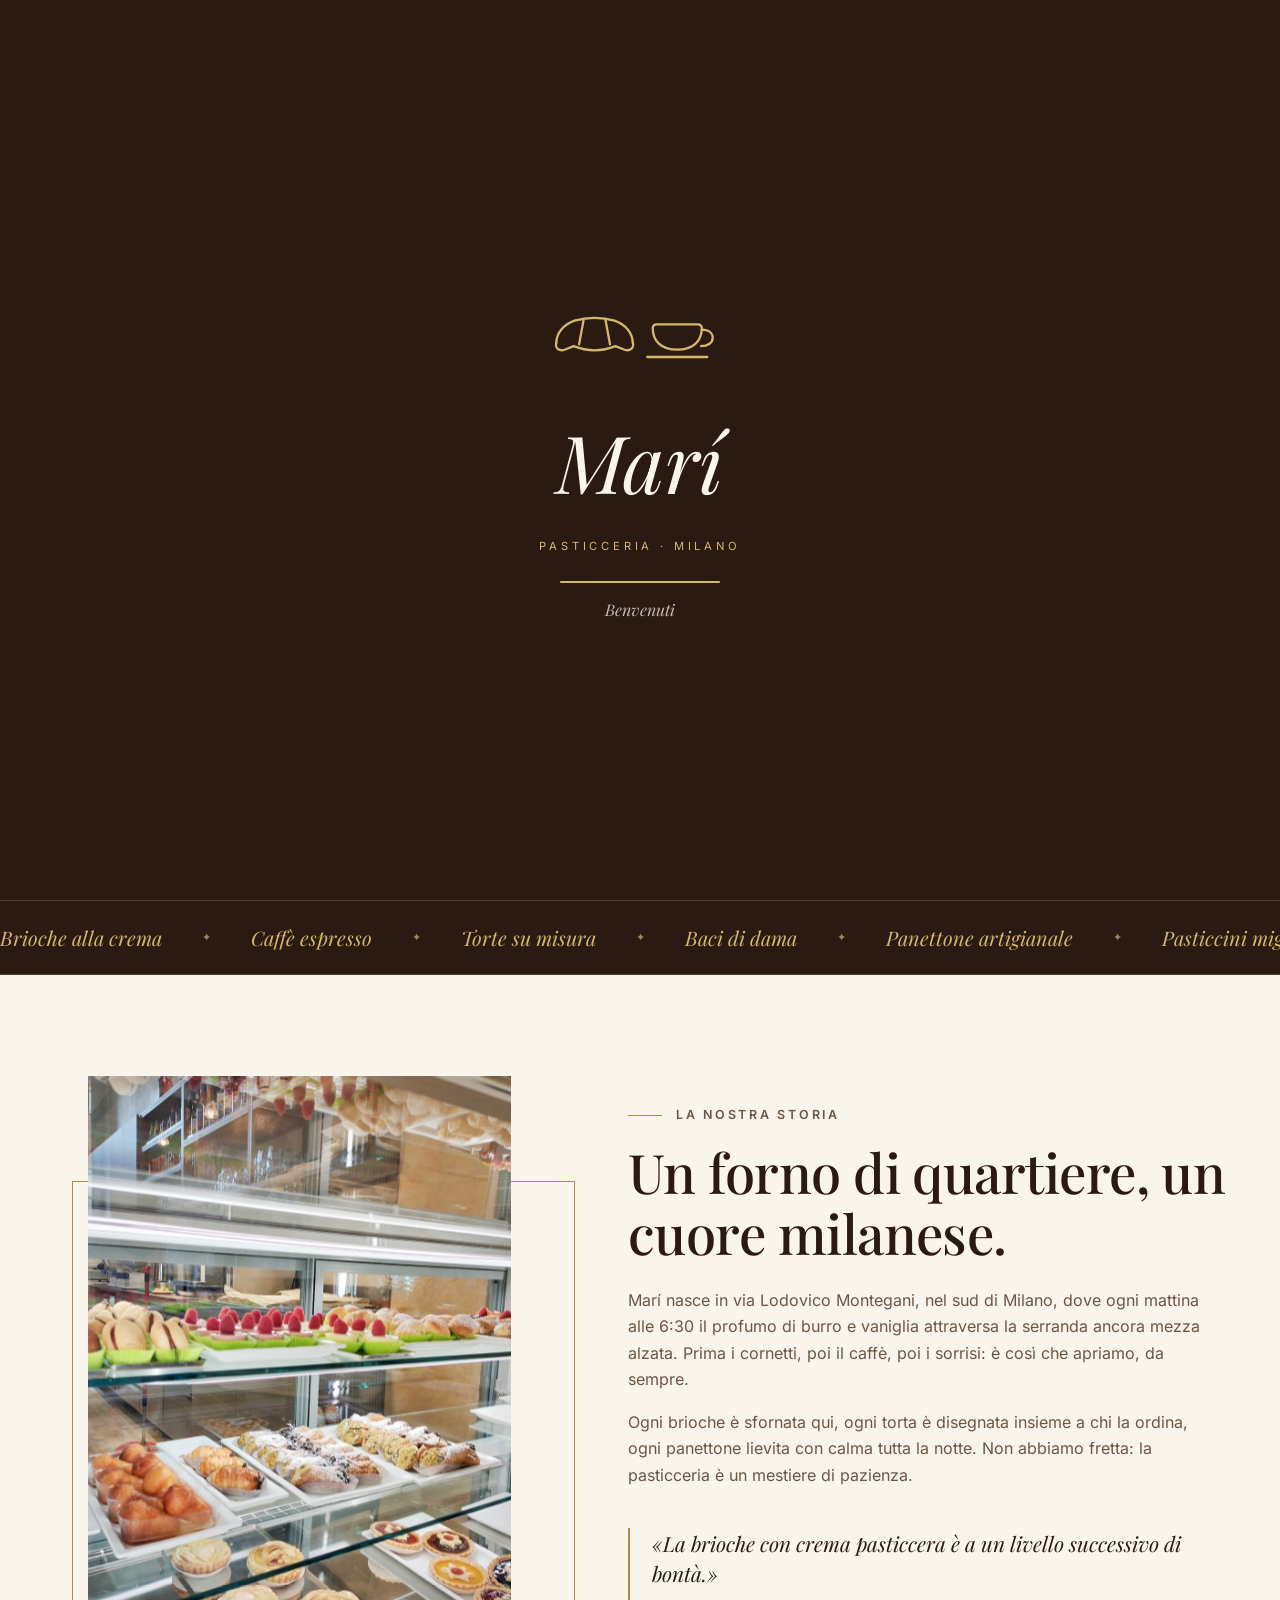
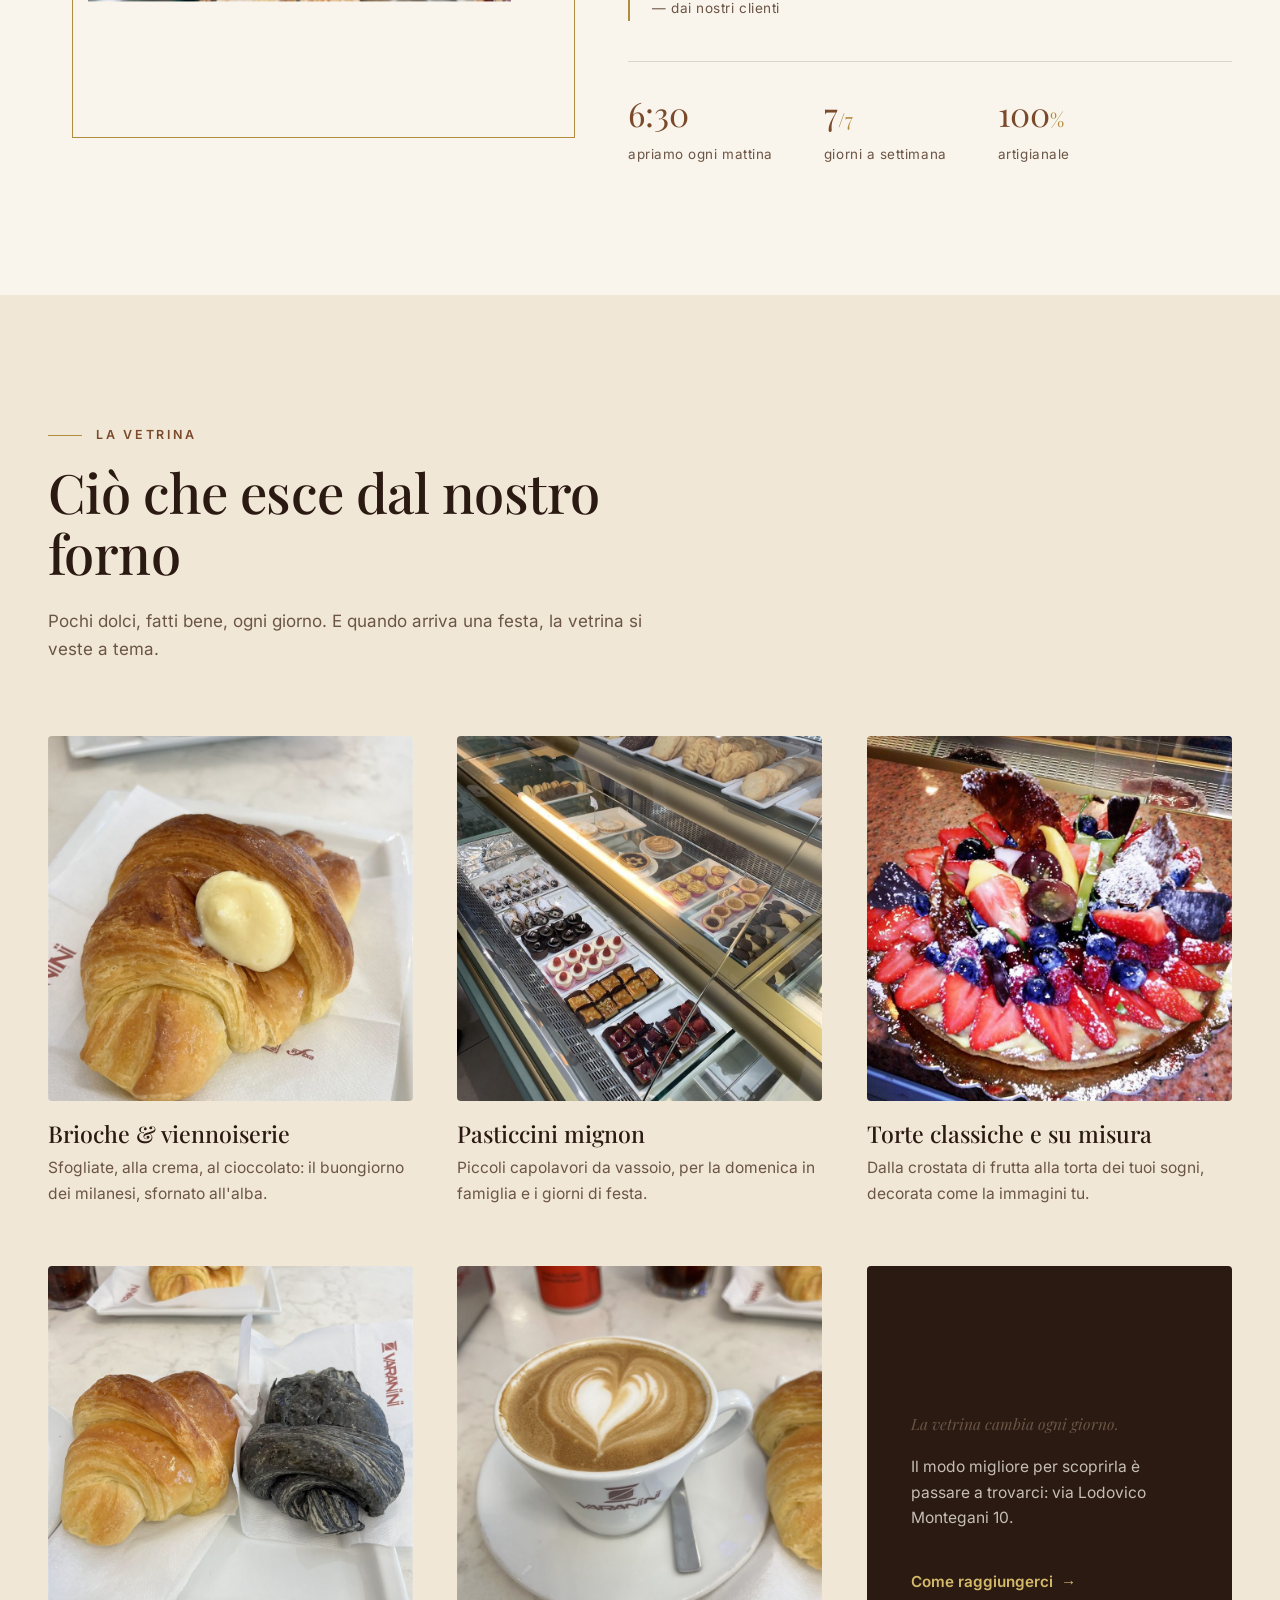
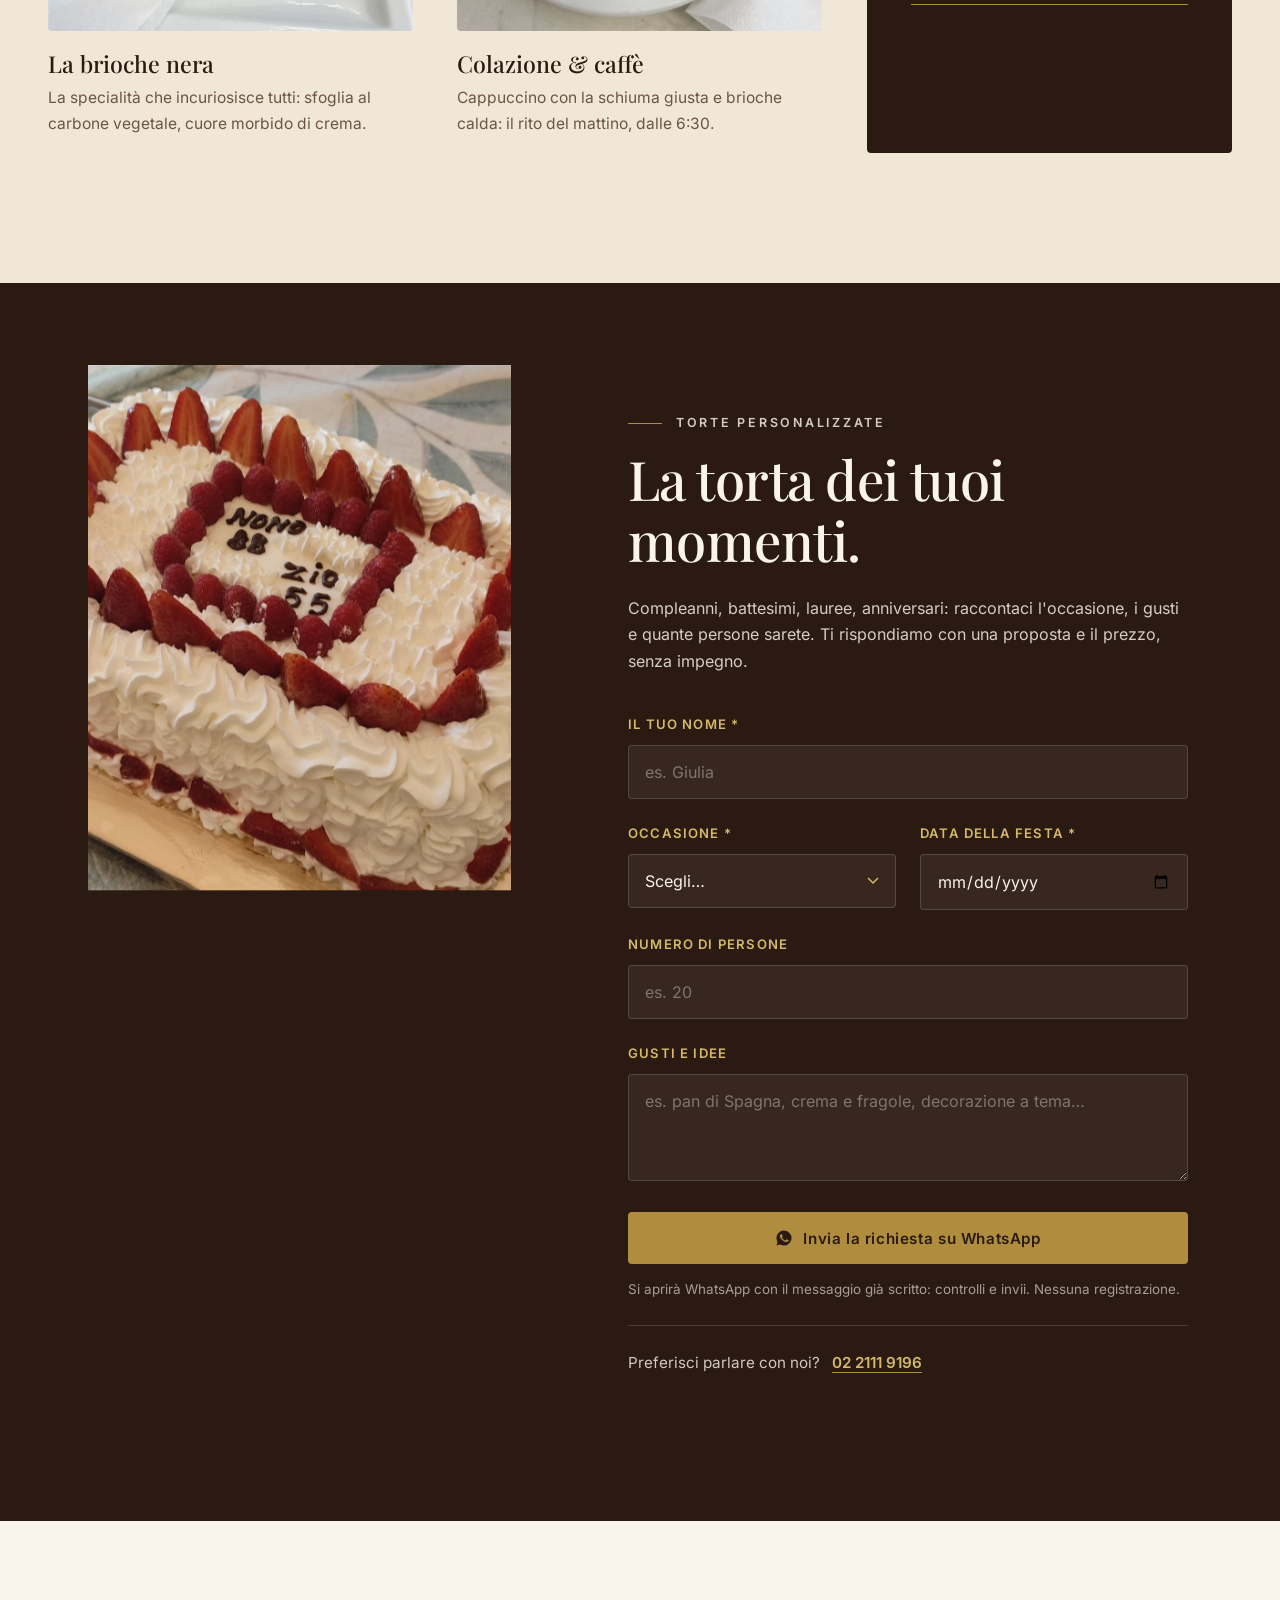
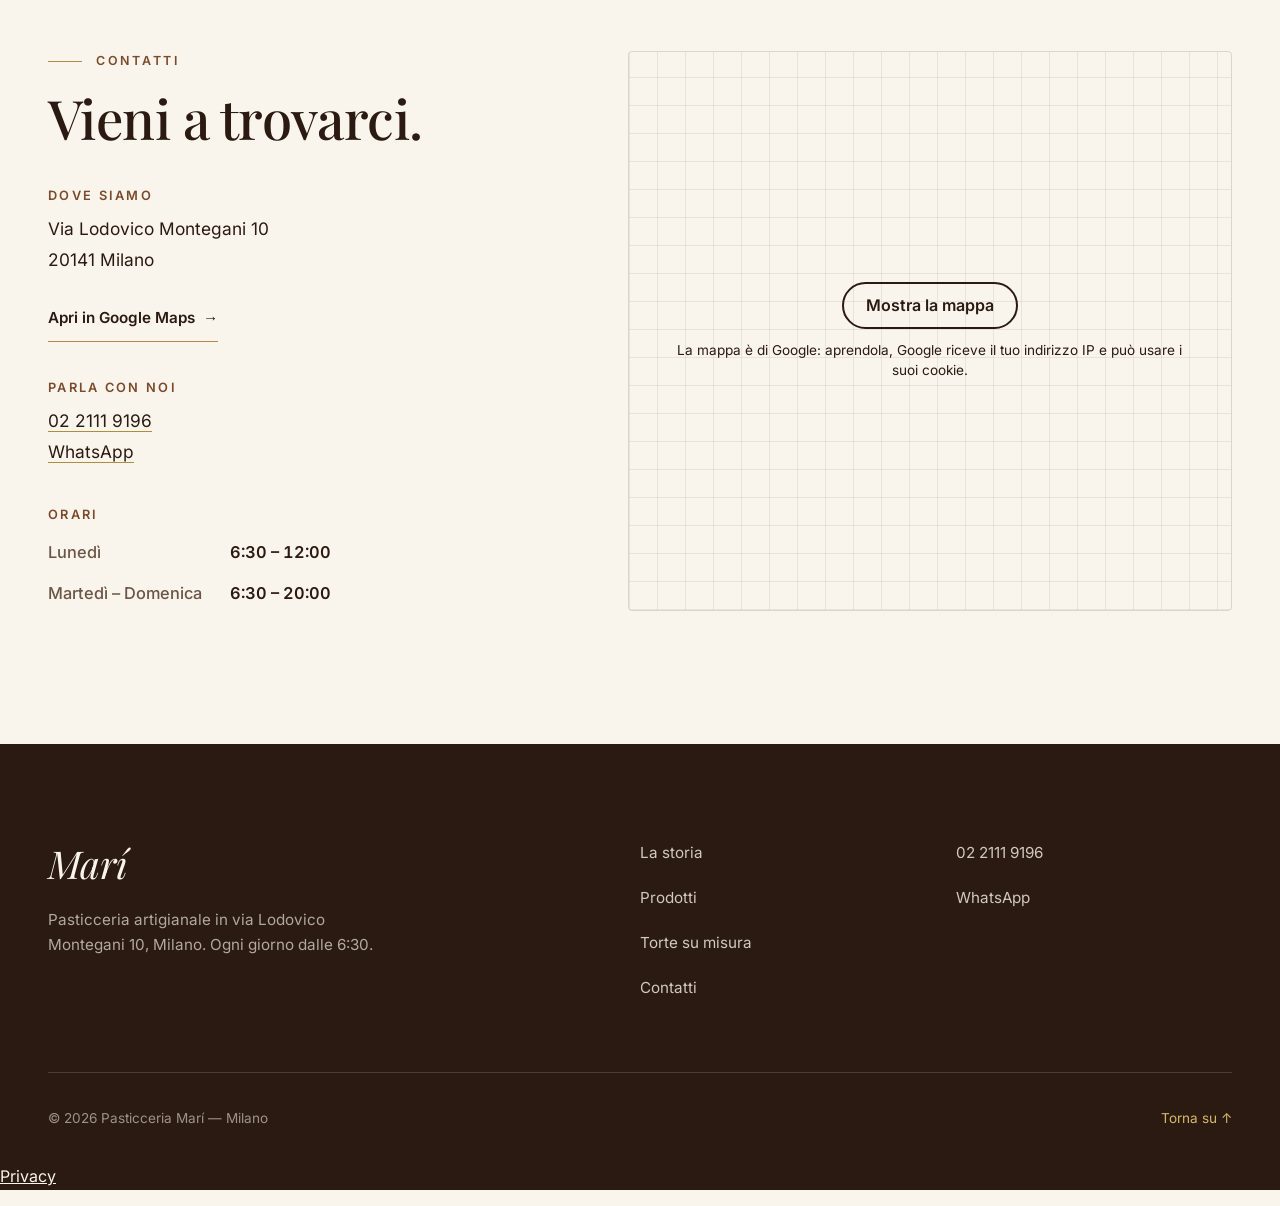
<file: index.html>
<!DOCTYPE html>
<html lang="it" class="no-js">
<head>
  <meta charset="UTF-8">
  <meta name="viewport" content="width=device-width, initial-scale=1, viewport-fit=cover">
  <meta name="robots" content="noindex">
  <title>Pasticceria Marí — Milano · Artigianale ogni mattina dalle 6:30</title>
  <meta name="description" content="Pasticceria Marí, via Lodovico Montegani 10, Milano. Brioche appena sfornate, caffè, pasticcini mignon e torte personalizzate per ogni occasione. Aperti ogni giorno dalle 6:30.">
  <meta name="theme-color" content="#2B1A12">

  <meta property="og:type" content="website">
  <meta property="og:title" content="Pasticceria Marí — Milano">
  <meta property="og:description" content="La dolcezza ha un indirizzo: via Lodovico Montegani 10, Milano. Brioche, caffè e torte su misura, ogni giorno dalle 6:30.">
  <meta property="og:image" content="assets/img/hero.jpg">
  <meta property="og:locale" content="it_IT">

  <link rel="icon" href="data:image/svg+xml,%3Csvg xmlns='http://www.w3.org/2000/svg' viewBox='0 0 64 64'%3E%3Crect width='64' height='64' rx='14' fill='%232B1A12'/%3E%3Ctext x='32' y='44' font-family='Georgia,serif' font-size='36' font-style='italic' fill='%23D4B96A' text-anchor='middle'%3EM%3C/text%3E%3C/svg%3E">

  <link rel="stylesheet" href="fonts/fonts.css?v=1">

  <link rel="stylesheet" href="css/style.css?v=3">
  <script>document.documentElement.classList.replace('no-js','js');</script>

  <script type="application/ld+json">
  {
    "@context": "https://schema.org",
    "@type": "Bakery",
    "name": "Pasticceria Marí",
    "image": "assets/img/hero.jpg",
    "telephone": "+39 02 2111 9196",
    "address": {
      "@type": "PostalAddress",
      "streetAddress": "Via Lodovico Montegani 10",
      "addressLocality": "Milano",
      "postalCode": "20141",
      "addressCountry": "IT"
    },
    "geo": { "@type": "GeoCoordinates", "latitude": 45.4364831, "longitude": 9.1780303 },
    "servesCuisine": "Pasticceria, Caffetteria",
    "priceRange": "€",
    "openingHoursSpecification": [
      { "@type": "OpeningHoursSpecification", "dayOfWeek": "Monday", "opens": "06:30", "closes": "12:00" },
      { "@type": "OpeningHoursSpecification", "dayOfWeek": ["Tuesday","Wednesday","Thursday","Friday","Saturday","Sunday"], "opens": "06:30", "closes": "20:00" }
    ]
  }
  </script>
</head>
<body>

  <a class="skip-link" href="#main" data-i18n="skip">Salta al contenuto</a>

  <!-- Preloader -->
  <div class="preloader" id="preloader" aria-hidden="true">
    <div class="preloader__inner">
      <svg class="preloader__art" viewBox="0 0 220 110" fill="none" stroke="currentColor" stroke-width="2.5" stroke-linecap="round" stroke-linejoin="round" aria-hidden="true">
        <!-- cornetto -->
        <g class="pl-draw">
          <path pathLength="1" d="M18 72 c0 -10 8 -20 20 -24 c7 -2 14 -3 22 -3 s15 1 22 3 c12 4 20 14 20 24"/>
          <path pathLength="1" d="M18 72 c-2 6 3 10 9 8 l10 -4"/>
          <path pathLength="1" d="M102 72 c2 6 -3 10 -9 8 l-10 -4"/>
          <path pathLength="1" d="M48 47 l-5 27"/>
          <path pathLength="1" d="M72 47 l5 27"/>
          <path pathLength="1" d="M37 76 c15 6 31 6 46 0"/>
        </g>
        <!-- tazzina -->
        <g class="pl-draw pl-draw--cup">
          <path pathLength="1" d="M128 52 h46 c2 0 4 2 4 4 c0 14 -9 24 -27 24 s-27 -10 -27 -24 c0 -2 2 -4 4 -4 z"/>
          <path pathLength="1" d="M178 58 c8 0 12 4 12 9 s-5 9 -13 9"/>
          <path pathLength="1" d="M118 88 h66"/>
        </g>
        <!-- vapore -->
        <g class="pl-steam">
          <path pathLength="1" d="M144 42 c-4 -6 4 -8 0 -14"/>
          <path pathLength="1" d="M160 42 c-4 -6 4 -8 0 -14"/>
        </g>
      </svg>
      <span class="preloader__name">Marí</span>
      <span class="preloader__sub">PASTICCERIA · MILANO</span>
      <span class="preloader__bar" aria-hidden="true"><i></i></span>
      <span class="preloader__caption" id="preloaderCaption">Il caffè sta salendo…</span>
    </div>
  </div>

  <!-- Navigation -->
  <header class="nav" id="nav">
    <div class="nav__inner">
      <a href="#top" class="nav__brand">
        <span class="nav__brand-name">Marí</span>
        <span class="nav__brand-sub">Pasticceria · Milano</span>
      </a>

      <nav class="nav__links" aria-label="Navigazione principale">
        <a href="#storia" data-i18n="nav.storia">La storia</a>
        <a href="#prodotti" data-i18n="nav.prodotti">Prodotti</a>
        <a href="#torte" data-i18n="nav.torte">Torte su misura</a>
        <a href="#contatti" data-i18n="nav.contatti">Contatti</a>
      </nav>

      <div class="nav__actions">
        <div class="lang" role="group" aria-label="Lingua / Language">
          <button class="lang__btn is-active" data-lang="it" aria-pressed="true">IT</button>
          <span class="lang__sep" aria-hidden="true">/</span>
          <button class="lang__btn" data-lang="en" aria-pressed="false">EN</button>
        </div>
        <a class="btn btn--gold nav__cta" href="#torte" data-i18n="nav.cta">Ordina una torta</a>
        <button class="burger" id="burger" aria-expanded="false" aria-controls="mobileMenu" aria-label="Apri il menu">
          <span></span><span></span>
        </button>
      </div>
    </div>
  </header>

  <!-- Mobile menu -->
  <div class="mmenu" id="mobileMenu" aria-hidden="true">
    <nav class="mmenu__links" aria-label="Menu mobile">
      <a href="#storia" data-i18n="nav.storia">La storia</a>
      <a href="#prodotti" data-i18n="nav.prodotti">Prodotti</a>
      <a href="#torte" data-i18n="nav.torte">Torte su misura</a>
      <a href="#contatti" data-i18n="nav.contatti">Contatti</a>
    </nav>
    <a class="btn btn--gold mmenu__cta" href="#torte" data-i18n="nav.cta">Ordina una torta</a>
    <p class="mmenu__info">Via Lodovico Montegani 10, Milano<br><a href="tel:+390221119196">02 2111 9196</a></p>
  </div>

  <main id="main">

    <!-- ============ HERO ============ -->
    <section class="hero" id="top">
      <div class="hero__bg" data-parallax="0.25">
        <img src="assets/img/hero.jpg" alt="" width="1920" height="1080" fetchpriority="high">
      </div>
      <div class="hero__scrim" aria-hidden="true"></div>

      <div class="hero__content">
        <p class="hero__overline reveal" style="--d:.1s" data-i18n="hero.overline">Pasticceria artigianale — Milano</p>
        <h1 class="hero__title" id="heroTitle" data-i18n="hero.title" data-split>La dolcezza ha un indirizzo.</h1>
        <p class="hero__sub reveal" style="--d:.75s" data-i18n="hero.sub">Brioche appena sfornate, caffè come si deve e torte create su misura per i tuoi momenti. In via Montegani 10, ogni giorno dal mattino presto.</p>
        <div class="hero__cta reveal" style="--d:.95s">
          <a href="#torte" class="btn btn--gold" data-i18n="hero.cta1">Ordina la tua torta</a>
          <a href="#prodotti" class="btn btn--ghost" data-i18n="hero.cta2">Scopri i prodotti</a>
        </div>
        <p class="hero__hours reveal" style="--d:1.15s">
          <svg width="16" height="16" viewBox="0 0 24 24" fill="none" stroke="currentColor" stroke-width="2" stroke-linecap="round" aria-hidden="true"><circle cx="12" cy="12" r="9"/><path d="M12 7v5l3 2"/></svg>
          <span data-i18n="hero.hours">Aperti ogni giorno dalle 6:30</span>
        </p>
      </div>

      <div class="hero__scroll" aria-hidden="true"><span></span></div>
    </section>

    <!-- ============ MARQUEE ============ -->
    <div class="marquee" aria-hidden="true">
      <div class="marquee__track" id="marqueeTrack">
        <span data-i18n="mq.1">Brioche alla crema</span><i>✦</i>
        <span data-i18n="mq.2">Caffè espresso</span><i>✦</i>
        <span data-i18n="mq.3">Torte su misura</span><i>✦</i>
        <span data-i18n="mq.4">Baci di dama</span><i>✦</i>
        <span data-i18n="mq.5">Panettone artigianale</span><i>✦</i>
        <span data-i18n="mq.6">Pasticcini mignon</span><i>✦</i>
      </div>
    </div>

    <!-- ============ STORIA ============ -->
    <section class="storia section" id="storia">
      <div class="container storia__grid">
        <div class="storia__media">
          <figure class="img-reveal" data-parallax="0.12">
            <img src="assets/img/storia.jpg" alt="La vetrina dei dolci della Pasticceria Marí: mignon, crostatine e cannoli" width="928" height="1152" loading="lazy" data-i18n-alt="storia.alt">
          </figure>
          <div class="storia__frame" aria-hidden="true"></div>
        </div>

        <div class="storia__text">
          <p class="overline reveal" data-i18n="storia.overline">La nostra storia</p>
          <h2 class="h2 reveal" style="--d:.1s" data-i18n="storia.title">Un forno di quartiere, un cuore milanese.</h2>
          <p class="reveal" style="--d:.2s" data-i18n="storia.p1">Marí nasce in via Lodovico Montegani, nel sud di Milano, dove ogni mattina alle 6:30 il profumo di burro e vaniglia attraversa la serranda ancora mezza alzata. Prima i cornetti, poi il caffè, poi i sorrisi: è così che apriamo, da sempre.</p>
          <p class="reveal" style="--d:.3s" data-i18n="storia.p2">Ogni brioche è sfornata qui, ogni torta è disegnata insieme a chi la ordina, ogni panettone lievita con calma tutta la notte. Non abbiamo fretta: la pasticceria è un mestiere di pazienza.</p>

          <blockquote class="storia__quote reveal" style="--d:.4s">
            <p data-i18n="storia.quote">«La brioche con crema pasticcera è a un livello successivo di bontà.»</p>
            <cite data-i18n="storia.cite">— dai nostri clienti</cite>
          </blockquote>

          <dl class="storia__stats reveal" style="--d:.5s">
            <div><dt>6:30</dt><dd data-i18n="storia.s1">apriamo ogni mattina</dd></div>
            <div><dt>7<span>/7</span></dt><dd data-i18n="storia.s2">giorni a settimana</dd></div>
            <div><dt>100<span>%</span></dt><dd data-i18n="storia.s3">artigianale</dd></div>
          </dl>
        </div>
      </div>
    </section>

    <!-- ============ PRODOTTI ============ -->
    <section class="prodotti section section--alt" id="prodotti">
      <div class="container">
        <div class="section-head">
          <p class="overline reveal" data-i18n="prod.overline">La vetrina</p>
          <h2 class="h2 reveal" style="--d:.1s" data-i18n="prod.title">Ciò che esce dal nostro forno</h2>
          <p class="section-head__sub reveal" style="--d:.2s" data-i18n="prod.sub">Pochi dolci, fatti bene, ogni giorno. E quando arriva una festa, la vetrina si veste a tema.</p>
        </div>

        <div class="cards">
          <article class="card reveal" style="--d:.05s">
            <figure class="card__media img-reveal">
              <img src="assets/img/brioche.jpg" alt="Brioche alla crema pasticcera con zucchero a velo" width="900" height="900" loading="lazy" data-i18n-alt="prod.1.alt">
            </figure>
            <h3 data-i18n="prod.1.t">Brioche &amp; viennoiserie</h3>
            <p data-i18n="prod.1.d">Sfogliate, alla crema, al cioccolato: il buongiorno dei milanesi, sfornato all'alba.</p>
          </article>

          <article class="card reveal" style="--d:.15s">
            <figure class="card__media img-reveal">
              <img src="assets/img/mignon.jpg" alt="Vassoio di pasticcini mignon assortiti" width="900" height="900" loading="lazy" data-i18n-alt="prod.2.alt">
            </figure>
            <h3 data-i18n="prod.2.t">Pasticcini mignon</h3>
            <p data-i18n="prod.2.d">Piccoli capolavori da vassoio, per la domenica in famiglia e i giorni di festa.</p>
          </article>

          <article class="card reveal" style="--d:.25s">
            <figure class="card__media img-reveal">
              <img src="assets/img/torta.jpg" alt="Crostata di frutta fresca con crema pasticcera" width="900" height="900" loading="lazy" data-i18n-alt="prod.3.alt">
            </figure>
            <h3 data-i18n="prod.3.t">Torte classiche e su misura</h3>
            <p data-i18n="prod.3.d">Dalla crostata di frutta alla torta dei tuoi sogni, decorata come la immagini tu.</p>
          </article>

          <article class="card reveal" style="--d:.05s">
            <figure class="card__media img-reveal">
              <img src="assets/img/nera.jpg" alt="Brioche alla crema accanto alla brioche nera al carbone vegetale" width="900" height="900" loading="lazy" data-i18n-alt="prod.4.alt">
            </figure>
            <h3 data-i18n="prod.4.t">La brioche nera</h3>
            <p data-i18n="prod.4.d">La specialità che incuriosisce tutti: sfoglia al carbone vegetale, cuore morbido di crema.</p>
          </article>

          <article class="card reveal" style="--d:.15s">
            <figure class="card__media img-reveal">
              <img src="assets/img/caffe.jpg" alt="Cappuccino con latte art a cuore e brioche appena sfornata" width="900" height="900" loading="lazy" data-i18n-alt="prod.5.alt">
            </figure>
            <h3 data-i18n="prod.5.t">Colazione &amp; caffè</h3>
            <p data-i18n="prod.5.d">Cappuccino con la schiuma giusta e brioche calda: il rito del mattino, dalle 6:30.</p>
          </article>

          <article class="card card--cta reveal" style="--d:.25s">
            <div class="card--cta__inner">
              <p class="card--cta__big" data-i18n="prod.6.t">La vetrina cambia ogni giorno.</p>
              <p data-i18n="prod.6.d">Il modo migliore per scoprirla è passare a trovarci: via Lodovico Montegani 10.</p>
              <a href="#contatti" class="link-arrow" data-i18n="prod.6.a">Come raggiungerci</a>
            </div>
          </article>
        </div>
      </div>
    </section>

    <!-- ============ TORTE PERSONALIZZATE ============ -->
    <section class="torte section section--dark" id="torte">
      <div class="container torte__grid">
        <div class="torte__media">
          <figure class="img-reveal img-reveal--dark" data-parallax="0.1">
            <img src="assets/img/torte-vetrina.jpg" alt="Torta di compleanno con panna montata e fragole fresche" width="928" height="1152" loading="lazy" data-i18n-alt="torte.alt">
          </figure>
        </div>

        <div class="torte__text">
          <p class="overline overline--gold reveal" data-i18n="torte.overline">Torte personalizzate</p>
          <h2 class="h2 reveal" style="--d:.1s" data-i18n="torte.title">La torta dei tuoi momenti.</h2>
          <p class="reveal" style="--d:.2s" data-i18n="torte.sub">Compleanni, battesimi, lauree, anniversari: raccontaci l'occasione, i gusti e quante persone sarete. Ti rispondiamo con una proposta e il prezzo, senza impegno.</p>

          <form class="cake-form reveal" style="--d:.3s" id="cakeForm" novalidate>
            <div class="field">
              <label for="fNome" data-i18n="form.nome">Il tuo nome <em>*</em></label>
              <input type="text" id="fNome" name="nome" required autocomplete="name" data-i18n-ph="form.nomePh" placeholder="es. Giulia">
              <p class="field__error" data-i18n="form.err" hidden>Questo campo è necessario per prepararti la proposta.</p>
            </div>

            <div class="field-row">
              <div class="field">
                <label for="fOccasione" data-i18n="form.occ">Occasione <em>*</em></label>
                <select id="fOccasione" name="occasione" required>
                  <option value="" data-i18n="form.occ0">Scegli…</option>
                  <option data-i18n="form.occ1">Compleanno</option>
                  <option data-i18n="form.occ2">Battesimo / Comunione</option>
                  <option data-i18n="form.occ3">Laurea</option>
                  <option data-i18n="form.occ4">Anniversario</option>
                  <option data-i18n="form.occ5">Matrimonio</option>
                  <option data-i18n="form.occ6">Altro</option>
                </select>
                <p class="field__error" data-i18n="form.err" hidden>Questo campo è necessario per prepararti la proposta.</p>
              </div>
              <div class="field">
                <label for="fData" data-i18n="form.data">Data della festa <em>*</em></label>
                <input type="date" id="fData" name="data" required>
                <p class="field__error" data-i18n="form.err" hidden>Questo campo è necessario per prepararti la proposta.</p>
              </div>
            </div>

            <div class="field">
              <label for="fPersone" data-i18n="form.pers">Numero di persone</label>
              <input type="number" id="fPersone" name="persone" min="1" max="500" inputmode="numeric" placeholder="es. 20">
            </div>

            <div class="field">
              <label for="fGusti" data-i18n="form.gusti">Gusti e idee</label>
              <textarea id="fGusti" name="gusti" rows="3" data-i18n-ph="form.gustiPh" placeholder="es. pan di Spagna, crema e fragole, decorazione a tema…"></textarea>
            </div>

            <button type="submit" class="btn btn--gold btn--full">
              <svg width="18" height="18" viewBox="0 0 24 24" fill="currentColor" aria-hidden="true"><path d="M12 2a10 10 0 0 0-8.6 15.1L2 22l5.1-1.3A10 10 0 1 0 12 2Zm5.4 14.1c-.2.6-1.3 1.2-1.8 1.2-.5.1-1 .2-3.3-.7-2.8-1.1-4.6-4-4.7-4.2-.1-.2-1.1-1.5-1.1-2.9s.7-2 1-2.3c.2-.3.5-.3.7-.3h.5c.2 0 .4 0 .6.4l.9 2.1c.1.2.1.4 0 .6l-.4.6-.4.5c-.1.1-.3.3-.1.6.2.3.8 1.3 1.7 2.1 1.2 1.1 2.2 1.4 2.5 1.5.3.1.5.1.7-.1l1-1.2c.2-.3.4-.2.7-.1l2.1 1c.3.1.5.2.6.4 0 .1 0 .7-.2 1.3Z"/></svg>
              <span data-i18n="form.send">Invia la richiesta su WhatsApp</span>
            </button>
            <p class="cake-form__hint" data-i18n="form.hint">Si aprirà WhatsApp con il messaggio già scritto: controlli e invii. Nessuna registrazione.</p>
            <p class="cake-form__alt">
              <span data-i18n="form.alt">Preferisci parlare con noi?</span>
              <a href="tel:+390221119196">02 2111 9196</a>
            </p>
          </form>
        </div>
      </div>
    </section>

    <!-- ============ CONTATTI ============ -->
    <section class="contatti section" id="contatti">
      <div class="container contatti__grid">
        <div class="contatti__info">
          <p class="overline reveal" data-i18n="cont.overline">Contatti</p>
          <h2 class="h2 reveal" style="--d:.1s" data-i18n="cont.title">Vieni a trovarci.</h2>

          <address class="contatti__block reveal" style="--d:.2s">
            <h3 data-i18n="cont.dove">Dove siamo</h3>
            <p>Via Lodovico Montegani 10<br>20141 Milano</p>
            <a class="link-arrow" href="https://www.google.com/maps/place/Mari/@45.4362573,9.1773945,17z" target="_blank" rel="noopener" data-i18n="cont.maps">Apri in Google Maps</a>
          </address>

          <div class="contatti__block reveal" style="--d:.3s">
            <h3 data-i18n="cont.parla">Parla con noi</h3>
            <p>
              <a href="tel:+390221119196">02 2111 9196</a><br>
              <a href="https://wa.me/390221119196" target="_blank" rel="noopener">WhatsApp</a>
            </p>
          </div>

          <div class="contatti__block reveal" style="--d:.4s">
            <h3 data-i18n="cont.orari">Orari</h3>
            <table class="hours">
              <tr><th data-i18n="cont.lun">Lunedì</th><td>6:30 – 12:00</td></tr>
              <tr><th data-i18n="cont.mardom">Martedì – Domenica</th><td>6:30 – 20:00</td></tr>
            </table>
          </div>
        </div>

        <div class="contatti__map reveal" style="--d:.25s">
          <div class="mappa-clic" data-mappa-clic style="--mappa-h: 320px"><template><iframe
            src="https://www.google.com/maps?q=Pasticceria+Mari,+Via+Lodovico+Montegani+10,+Milano&output=embed"
            title="Mappa — Pasticceria Marí, Via Lodovico Montegani 10, Milano"
            loading="lazy"
            referrerpolicy="no-referrer-when-downgrade"
            allowfullscreen></iframe></template><div class="mappa-clic__velo"><a class="mappa-clic__btn" href="https://www.google.com/maps/place/Mari/@45.4362573,9.1773945,17z" target="_blank" rel="noopener">Mostra la mappa</a><p class="mappa-clic__nota">La mappa è di Google: aprendola, Google riceve il tuo indirizzo IP e può usare i suoi cookie.</p></div></div>
        </div>
      </div>
    </section>
  </main>

  <!-- ============ FOOTER ============ -->
  <footer class="footer">
    <div class="container footer__grid">
      <div class="footer__brand">
        <span class="footer__name">Marí</span>
        <p data-i18n="foot.tag">Pasticceria artigianale in via Lodovico Montegani 10, Milano. Ogni giorno dalle 6:30.</p>
      </div>
      <nav class="footer__links" aria-label="Footer">
        <a href="#storia" data-i18n="nav.storia">La storia</a>
        <a href="#prodotti" data-i18n="nav.prodotti">Prodotti</a>
        <a href="#torte" data-i18n="nav.torte">Torte su misura</a>
        <a href="#contatti" data-i18n="nav.contatti">Contatti</a>
      </nav>
      <div class="footer__contact">
        <a href="tel:+390221119196">02 2111 9196</a>
        <a href="https://wa.me/390221119196" target="_blank" rel="noopener">WhatsApp</a>
      </div>
    </div>
    <div class="container footer__bottom">
      <p>© 2026 Pasticceria Marí — Milano</p>
      <a href="#top" class="footer__top" data-i18n="foot.top">Torna su ↑</a>
    </div>
    <p class="privacy-link"><a href="privacy.html">Privacy</a></p>
</footer>

  <script src="js/main.js?v=3" defer></script>
<script src="js/mappa-clic.js?v=1" defer></script>
</body>
</html>
</file>
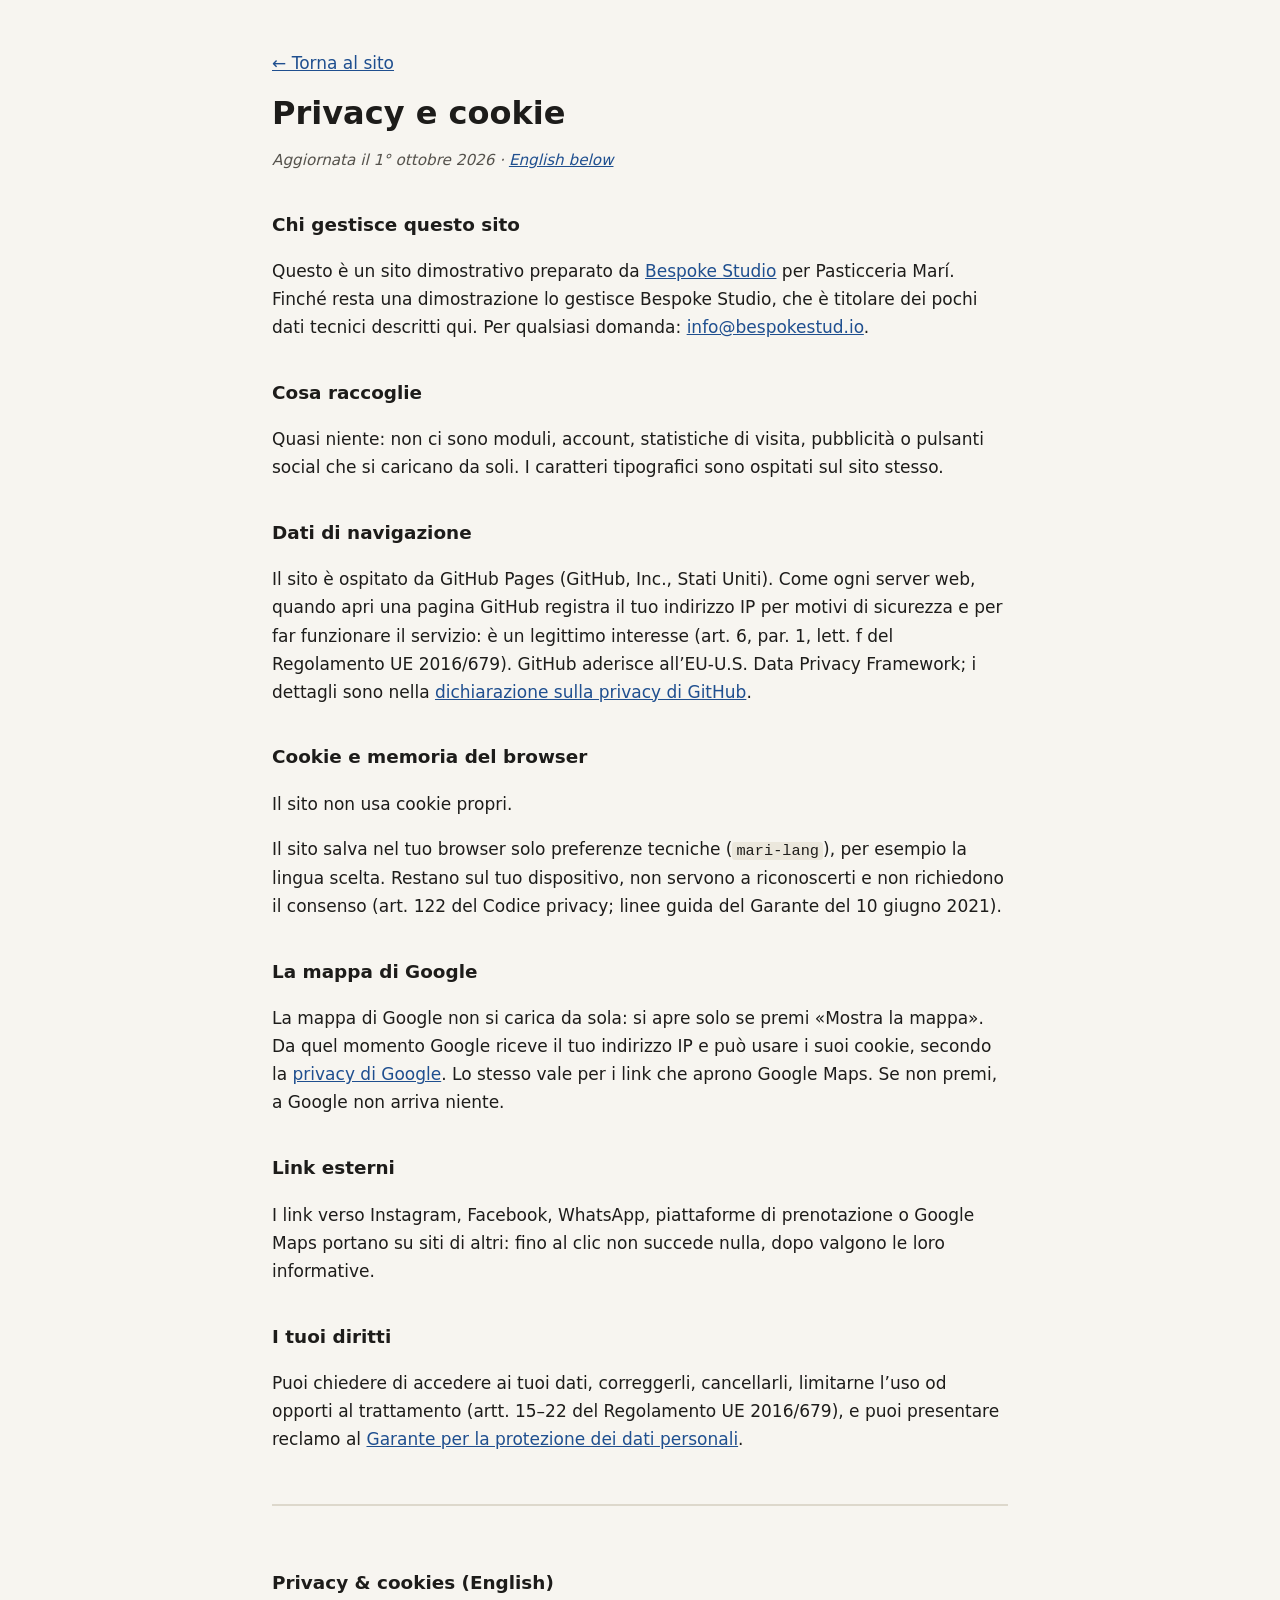
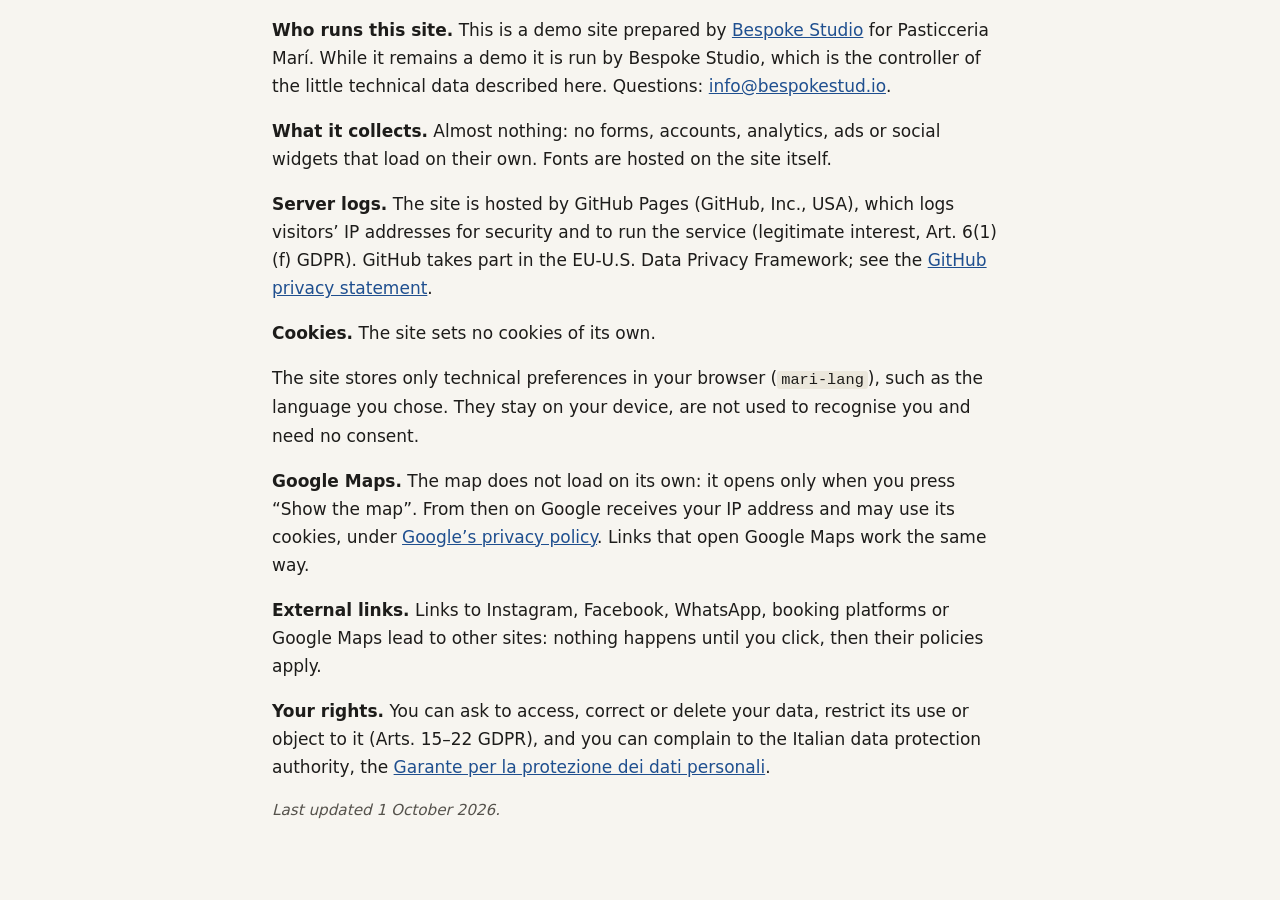
<file: privacy.html>
<!DOCTYPE html>
<html lang="it">
<head>
  <meta charset="UTF-8">
  <meta name="viewport" content="width=device-width, initial-scale=1.0">
  <meta name="robots" content="noindex">
  <title>Privacy e cookie · Pasticceria Marí</title>
  <meta name="description" content="Informativa privacy e cookie del sito Pasticceria Marí.">
  <style>
    body { margin: 0; background: #f7f5f0; color: #1d1c1a; font: 17px/1.65 system-ui, -apple-system, "Segoe UI", Roboto, sans-serif; }
    main { max-width: 46rem; margin: 0 auto; padding: 32px 20px 64px; }
    h1 { font-size: 2rem; line-height: 1.2; margin: 0.4em 0 0.2em; }
    h2 { font-size: 1.15rem; margin: 2em 0 0.4em; }
    a { color: #1f4f8f; }
    .data { color: #55524c; font-style: italic; font-size: 0.95rem; }
    .en { margin-top: 3em; padding-top: 1.5em; border-top: 2px solid #ddd8cc; }
    code { font-size: 0.9em; background: #ebe7dc; padding: 0 4px; border-radius: 3px; }
  </style>
</head>
<body>
<main>
  <p><a href="index.html">← Torna al sito</a></p>
  <h1>Privacy e cookie</h1>
  <p class="data">Aggiornata il 1° ottobre 2026 · <a href="#english" lang="en">English below</a></p>
  <h2>Chi gestisce questo sito</h2>
  <p>Questo è un sito dimostrativo preparato da <a href="https://bespokestud.io" rel="noopener">Bespoke Studio</a> per Pasticceria Marí. Finché resta una dimostrazione lo gestisce Bespoke Studio, che è titolare dei pochi dati tecnici descritti qui. Per qualsiasi domanda: <a href="mailto:info@bespokestud.io">info@bespokestud.io</a>.</p>
  <h2>Cosa raccoglie</h2>
  <p>Quasi niente: non ci sono moduli, account, statistiche di visita, pubblicità o pulsanti social che si caricano da soli. I caratteri tipografici sono ospitati sul sito stesso.</p>
  <h2>Dati di navigazione</h2>
  <p>Il sito è ospitato da GitHub Pages (GitHub, Inc., Stati Uniti). Come ogni server web, quando apri una pagina GitHub registra il tuo indirizzo IP per motivi di sicurezza e per far funzionare il servizio: è un legittimo interesse (art. 6, par. 1, lett. f del Regolamento UE 2016/679). GitHub aderisce all’EU-U.S. Data Privacy Framework; i dettagli sono nella <a href="https://docs.github.com/site-policy/privacy-policies/github-general-privacy-statement" rel="noopener">dichiarazione sulla privacy di GitHub</a>.</p>
  
  <h2>Cookie e memoria del browser</h2>
  <p>Il sito non usa cookie propri.</p>
  <p>Il sito salva nel tuo browser solo preferenze tecniche (<code>mari-lang</code>), per esempio la lingua scelta. Restano sul tuo dispositivo, non servono a riconoscerti e non richiedono il consenso (art. 122 del Codice privacy; linee guida del Garante del 10 giugno 2021).</p>
  <h2>La mappa di Google</h2>
  <p>La mappa di Google non si carica da sola: si apre solo se premi «Mostra la mappa». Da quel momento Google riceve il tuo indirizzo IP e può usare i suoi cookie, secondo la <a href="https://policies.google.com/privacy?hl=it" rel="noopener">privacy di Google</a>. Lo stesso vale per i link che aprono Google Maps. Se non premi, a Google non arriva niente.</p>
  <h2>Link esterni</h2>
  <p>I link verso Instagram, Facebook, WhatsApp, piattaforme di prenotazione o Google Maps portano su siti di altri: fino al clic non succede nulla, dopo valgono le loro informative.</p>
  
  <h2>I tuoi diritti</h2>
  <p>Puoi chiedere di accedere ai tuoi dati, correggerli, cancellarli, limitarne l’uso od opporti al trattamento (artt. 15–22 del Regolamento UE 2016/679), e puoi presentare reclamo al <a href="https://www.garanteprivacy.it" rel="noopener">Garante per la protezione dei dati personali</a>.</p>
  <div class="en" id="english" lang="en">
    <h2>Privacy &amp; cookies (English)</h2>
    <p><strong>Who runs this site.</strong> This is a demo site prepared by <a href="https://bespokestud.io" rel="noopener">Bespoke Studio</a> for Pasticceria Marí. While it remains a demo it is run by Bespoke Studio, which is the controller of the little technical data described here. Questions: <a href="mailto:info@bespokestud.io">info@bespokestud.io</a>.</p>
    <p><strong>What it collects.</strong> Almost nothing: no forms, accounts, analytics, ads or social widgets that load on their own. Fonts are hosted on the site itself.</p>
    <p><strong>Server logs.</strong> The site is hosted by GitHub Pages (GitHub, Inc., USA), which logs visitors’ IP addresses for security and to run the service (legitimate interest, Art. 6(1)(f) GDPR). GitHub takes part in the EU-U.S. Data Privacy Framework; see the <a href="https://docs.github.com/site-policy/privacy-policies/github-general-privacy-statement" rel="noopener">GitHub privacy statement</a>.</p>
    
    <p><strong>Cookies.</strong> The site sets no cookies of its own.</p>
    <p>The site stores only technical preferences in your browser (<code>mari-lang</code>), such as the language you chose. They stay on your device, are not used to recognise you and need no consent.</p>
    <p><strong>Google Maps.</strong> The map does not load on its own: it opens only when you press “Show the map”. From then on Google receives your IP address and may use its cookies, under <a href="https://policies.google.com/privacy?hl=en" rel="noopener">Google’s privacy policy</a>. Links that open Google Maps work the same way.</p>
    <p><strong>External links.</strong> Links to Instagram, Facebook, WhatsApp, booking platforms or Google Maps lead to other sites: nothing happens until you click, then their policies apply.</p>
    
    <p><strong>Your rights.</strong> You can ask to access, correct or delete your data, restrict its use or object to it (Arts. 15–22 GDPR), and you can complain to the Italian data protection authority, the <a href="https://www.garanteprivacy.it" rel="noopener">Garante per la protezione dei dati personali</a>.</p>
    <p class="data">Last updated 1 October 2026.</p>
  </div>
</main>
</body>
</html>
</file>
<file: fonts/fonts.css>
/* Caratteri ospitati sul sito: nessuna richiesta a Google Fonts o Fontshare (giro privacy 1/10/2026). Licenze in LICENSE.txt. */
/* cyrillic-ext */
@font-face {
  font-family: 'Inter';
  font-style: normal;
  font-weight: 300;
  font-display: swap;
  src: url(inter-v20-UcC73FwrK3iLTeHuS_nVMrMxCp50SjIa2JL7SUc.woff2) format('woff2');
  unicode-range: U+0460-052F, U+1C80-1C8A, U+20B4, U+2DE0-2DFF, U+A640-A69F, U+FE2E-FE2F;
}
/* cyrillic */
@font-face {
  font-family: 'Inter';
  font-style: normal;
  font-weight: 300;
  font-display: swap;
  src: url(inter-v20-UcC73FwrK3iLTeHuS_nVMrMxCp50SjIa0ZL7SUc.woff2) format('woff2');
  unicode-range: U+0301, U+0400-045F, U+0490-0491, U+04B0-04B1, U+2116;
}
/* greek-ext */
@font-face {
  font-family: 'Inter';
  font-style: normal;
  font-weight: 300;
  font-display: swap;
  src: url(inter-v20-UcC73FwrK3iLTeHuS_nVMrMxCp50SjIa2ZL7SUc.woff2) format('woff2');
  unicode-range: U+1F00-1FFF;
}
/* greek */
@font-face {
  font-family: 'Inter';
  font-style: normal;
  font-weight: 300;
  font-display: swap;
  src: url(inter-v20-UcC73FwrK3iLTeHuS_nVMrMxCp50SjIa1pL7SUc.woff2) format('woff2');
  unicode-range: U+0370-0377, U+037A-037F, U+0384-038A, U+038C, U+038E-03A1, U+03A3-03FF;
}
/* vietnamese */
@font-face {
  font-family: 'Inter';
  font-style: normal;
  font-weight: 300;
  font-display: swap;
  src: url(inter-v20-UcC73FwrK3iLTeHuS_nVMrMxCp50SjIa2pL7SUc.woff2) format('woff2');
  unicode-range: U+0102-0103, U+0110-0111, U+0128-0129, U+0168-0169, U+01A0-01A1, U+01AF-01B0, U+0300-0301, U+0303-0304, U+0308-0309, U+0323, U+0329, U+1EA0-1EF9, U+20AB;
}
/* latin-ext */
@font-face {
  font-family: 'Inter';
  font-style: normal;
  font-weight: 300;
  font-display: swap;
  src: url(inter-v20-UcC73FwrK3iLTeHuS_nVMrMxCp50SjIa25L7SUc.woff2) format('woff2');
  unicode-range: U+0100-02BA, U+02BD-02C5, U+02C7-02CC, U+02CE-02D7, U+02DD-02FF, U+0304, U+0308, U+0329, U+1D00-1DBF, U+1E00-1E9F, U+1EF2-1EFF, U+2020, U+20A0-20AB, U+20AD-20C0, U+2113, U+2C60-2C7F, U+A720-A7FF;
}
/* latin */
@font-face {
  font-family: 'Inter';
  font-style: normal;
  font-weight: 300;
  font-display: swap;
  src: url(inter-v20-UcC73FwrK3iLTeHuS_nVMrMxCp50SjIa1ZL7.woff2) format('woff2');
  unicode-range: U+0000-00FF, U+0131, U+0152-0153, U+02BB-02BC, U+02C6, U+02DA, U+02DC, U+0304, U+0308, U+0329, U+2000-206F, U+20AC, U+2122, U+2191, U+2193, U+2212, U+2215, U+FEFF, U+FFFD;
}
/* cyrillic-ext */
@font-face {
  font-family: 'Inter';
  font-style: normal;
  font-weight: 400;
  font-display: swap;
  src: url(inter-v20-UcC73FwrK3iLTeHuS_nVMrMxCp50SjIa2JL7SUc.woff2) format('woff2');
  unicode-range: U+0460-052F, U+1C80-1C8A, U+20B4, U+2DE0-2DFF, U+A640-A69F, U+FE2E-FE2F;
}
/* cyrillic */
@font-face {
  font-family: 'Inter';
  font-style: normal;
  font-weight: 400;
  font-display: swap;
  src: url(inter-v20-UcC73FwrK3iLTeHuS_nVMrMxCp50SjIa0ZL7SUc.woff2) format('woff2');
  unicode-range: U+0301, U+0400-045F, U+0490-0491, U+04B0-04B1, U+2116;
}
/* greek-ext */
@font-face {
  font-family: 'Inter';
  font-style: normal;
  font-weight: 400;
  font-display: swap;
  src: url(inter-v20-UcC73FwrK3iLTeHuS_nVMrMxCp50SjIa2ZL7SUc.woff2) format('woff2');
  unicode-range: U+1F00-1FFF;
}
/* greek */
@font-face {
  font-family: 'Inter';
  font-style: normal;
  font-weight: 400;
  font-display: swap;
  src: url(inter-v20-UcC73FwrK3iLTeHuS_nVMrMxCp50SjIa1pL7SUc.woff2) format('woff2');
  unicode-range: U+0370-0377, U+037A-037F, U+0384-038A, U+038C, U+038E-03A1, U+03A3-03FF;
}
/* vietnamese */
@font-face {
  font-family: 'Inter';
  font-style: normal;
  font-weight: 400;
  font-display: swap;
  src: url(inter-v20-UcC73FwrK3iLTeHuS_nVMrMxCp50SjIa2pL7SUc.woff2) format('woff2');
  unicode-range: U+0102-0103, U+0110-0111, U+0128-0129, U+0168-0169, U+01A0-01A1, U+01AF-01B0, U+0300-0301, U+0303-0304, U+0308-0309, U+0323, U+0329, U+1EA0-1EF9, U+20AB;
}
/* latin-ext */
@font-face {
  font-family: 'Inter';
  font-style: normal;
  font-weight: 400;
  font-display: swap;
  src: url(inter-v20-UcC73FwrK3iLTeHuS_nVMrMxCp50SjIa25L7SUc.woff2) format('woff2');
  unicode-range: U+0100-02BA, U+02BD-02C5, U+02C7-02CC, U+02CE-02D7, U+02DD-02FF, U+0304, U+0308, U+0329, U+1D00-1DBF, U+1E00-1E9F, U+1EF2-1EFF, U+2020, U+20A0-20AB, U+20AD-20C0, U+2113, U+2C60-2C7F, U+A720-A7FF;
}
/* latin */
@font-face {
  font-family: 'Inter';
  font-style: normal;
  font-weight: 400;
  font-display: swap;
  src: url(inter-v20-UcC73FwrK3iLTeHuS_nVMrMxCp50SjIa1ZL7.woff2) format('woff2');
  unicode-range: U+0000-00FF, U+0131, U+0152-0153, U+02BB-02BC, U+02C6, U+02DA, U+02DC, U+0304, U+0308, U+0329, U+2000-206F, U+20AC, U+2122, U+2191, U+2193, U+2212, U+2215, U+FEFF, U+FFFD;
}
/* cyrillic-ext */
@font-face {
  font-family: 'Inter';
  font-style: normal;
  font-weight: 500;
  font-display: swap;
  src: url(inter-v20-UcC73FwrK3iLTeHuS_nVMrMxCp50SjIa2JL7SUc.woff2) format('woff2');
  unicode-range: U+0460-052F, U+1C80-1C8A, U+20B4, U+2DE0-2DFF, U+A640-A69F, U+FE2E-FE2F;
}
/* cyrillic */
@font-face {
  font-family: 'Inter';
  font-style: normal;
  font-weight: 500;
  font-display: swap;
  src: url(inter-v20-UcC73FwrK3iLTeHuS_nVMrMxCp50SjIa0ZL7SUc.woff2) format('woff2');
  unicode-range: U+0301, U+0400-045F, U+0490-0491, U+04B0-04B1, U+2116;
}
/* greek-ext */
@font-face {
  font-family: 'Inter';
  font-style: normal;
  font-weight: 500;
  font-display: swap;
  src: url(inter-v20-UcC73FwrK3iLTeHuS_nVMrMxCp50SjIa2ZL7SUc.woff2) format('woff2');
  unicode-range: U+1F00-1FFF;
}
/* greek */
@font-face {
  font-family: 'Inter';
  font-style: normal;
  font-weight: 500;
  font-display: swap;
  src: url(inter-v20-UcC73FwrK3iLTeHuS_nVMrMxCp50SjIa1pL7SUc.woff2) format('woff2');
  unicode-range: U+0370-0377, U+037A-037F, U+0384-038A, U+038C, U+038E-03A1, U+03A3-03FF;
}
/* vietnamese */
@font-face {
  font-family: 'Inter';
  font-style: normal;
  font-weight: 500;
  font-display: swap;
  src: url(inter-v20-UcC73FwrK3iLTeHuS_nVMrMxCp50SjIa2pL7SUc.woff2) format('woff2');
  unicode-range: U+0102-0103, U+0110-0111, U+0128-0129, U+0168-0169, U+01A0-01A1, U+01AF-01B0, U+0300-0301, U+0303-0304, U+0308-0309, U+0323, U+0329, U+1EA0-1EF9, U+20AB;
}
/* latin-ext */
@font-face {
  font-family: 'Inter';
  font-style: normal;
  font-weight: 500;
  font-display: swap;
  src: url(inter-v20-UcC73FwrK3iLTeHuS_nVMrMxCp50SjIa25L7SUc.woff2) format('woff2');
  unicode-range: U+0100-02BA, U+02BD-02C5, U+02C7-02CC, U+02CE-02D7, U+02DD-02FF, U+0304, U+0308, U+0329, U+1D00-1DBF, U+1E00-1E9F, U+1EF2-1EFF, U+2020, U+20A0-20AB, U+20AD-20C0, U+2113, U+2C60-2C7F, U+A720-A7FF;
}
/* latin */
@font-face {
  font-family: 'Inter';
  font-style: normal;
  font-weight: 500;
  font-display: swap;
  src: url(inter-v20-UcC73FwrK3iLTeHuS_nVMrMxCp50SjIa1ZL7.woff2) format('woff2');
  unicode-range: U+0000-00FF, U+0131, U+0152-0153, U+02BB-02BC, U+02C6, U+02DA, U+02DC, U+0304, U+0308, U+0329, U+2000-206F, U+20AC, U+2122, U+2191, U+2193, U+2212, U+2215, U+FEFF, U+FFFD;
}
/* cyrillic-ext */
@font-face {
  font-family: 'Inter';
  font-style: normal;
  font-weight: 600;
  font-display: swap;
  src: url(inter-v20-UcC73FwrK3iLTeHuS_nVMrMxCp50SjIa2JL7SUc.woff2) format('woff2');
  unicode-range: U+0460-052F, U+1C80-1C8A, U+20B4, U+2DE0-2DFF, U+A640-A69F, U+FE2E-FE2F;
}
/* cyrillic */
@font-face {
  font-family: 'Inter';
  font-style: normal;
  font-weight: 600;
  font-display: swap;
  src: url(inter-v20-UcC73FwrK3iLTeHuS_nVMrMxCp50SjIa0ZL7SUc.woff2) format('woff2');
  unicode-range: U+0301, U+0400-045F, U+0490-0491, U+04B0-04B1, U+2116;
}
/* greek-ext */
@font-face {
  font-family: 'Inter';
  font-style: normal;
  font-weight: 600;
  font-display: swap;
  src: url(inter-v20-UcC73FwrK3iLTeHuS_nVMrMxCp50SjIa2ZL7SUc.woff2) format('woff2');
  unicode-range: U+1F00-1FFF;
}
/* greek */
@font-face {
  font-family: 'Inter';
  font-style: normal;
  font-weight: 600;
  font-display: swap;
  src: url(inter-v20-UcC73FwrK3iLTeHuS_nVMrMxCp50SjIa1pL7SUc.woff2) format('woff2');
  unicode-range: U+0370-0377, U+037A-037F, U+0384-038A, U+038C, U+038E-03A1, U+03A3-03FF;
}
/* vietnamese */
@font-face {
  font-family: 'Inter';
  font-style: normal;
  font-weight: 600;
  font-display: swap;
  src: url(inter-v20-UcC73FwrK3iLTeHuS_nVMrMxCp50SjIa2pL7SUc.woff2) format('woff2');
  unicode-range: U+0102-0103, U+0110-0111, U+0128-0129, U+0168-0169, U+01A0-01A1, U+01AF-01B0, U+0300-0301, U+0303-0304, U+0308-0309, U+0323, U+0329, U+1EA0-1EF9, U+20AB;
}
/* latin-ext */
@font-face {
  font-family: 'Inter';
  font-style: normal;
  font-weight: 600;
  font-display: swap;
  src: url(inter-v20-UcC73FwrK3iLTeHuS_nVMrMxCp50SjIa25L7SUc.woff2) format('woff2');
  unicode-range: U+0100-02BA, U+02BD-02C5, U+02C7-02CC, U+02CE-02D7, U+02DD-02FF, U+0304, U+0308, U+0329, U+1D00-1DBF, U+1E00-1E9F, U+1EF2-1EFF, U+2020, U+20A0-20AB, U+20AD-20C0, U+2113, U+2C60-2C7F, U+A720-A7FF;
}
/* latin */
@font-face {
  font-family: 'Inter';
  font-style: normal;
  font-weight: 600;
  font-display: swap;
  src: url(inter-v20-UcC73FwrK3iLTeHuS_nVMrMxCp50SjIa1ZL7.woff2) format('woff2');
  unicode-range: U+0000-00FF, U+0131, U+0152-0153, U+02BB-02BC, U+02C6, U+02DA, U+02DC, U+0304, U+0308, U+0329, U+2000-206F, U+20AC, U+2122, U+2191, U+2193, U+2212, U+2215, U+FEFF, U+FFFD;
}
/* cyrillic */
@font-face {
  font-family: 'Playfair Display';
  font-style: italic;
  font-weight: 400;
  font-display: swap;
  src: url(playfairdisplay-v40-nuFkD-vYSZviVYUb_rj3ij__anPXDTnohkk72xU.woff2) format('woff2');
  unicode-range: U+0301, U+0400-045F, U+0490-0491, U+04B0-04B1, U+2116;
}
/* vietnamese */
@font-face {
  font-family: 'Playfair Display';
  font-style: italic;
  font-weight: 400;
  font-display: swap;
  src: url(playfairdisplay-v40-nuFkD-vYSZviVYUb_rj3ij__anPXDTnojUk72xU.woff2) format('woff2');
  unicode-range: U+0102-0103, U+0110-0111, U+0128-0129, U+0168-0169, U+01A0-01A1, U+01AF-01B0, U+0300-0301, U+0303-0304, U+0308-0309, U+0323, U+0329, U+1EA0-1EF9, U+20AB;
}
/* latin-ext */
@font-face {
  font-family: 'Playfair Display';
  font-style: italic;
  font-weight: 400;
  font-display: swap;
  src: url(playfairdisplay-v40-nuFkD-vYSZviVYUb_rj3ij__anPXDTnojEk72xU.woff2) format('woff2');
  unicode-range: U+0100-02BA, U+02BD-02C5, U+02C7-02CC, U+02CE-02D7, U+02DD-02FF, U+0304, U+0308, U+0329, U+1D00-1DBF, U+1E00-1E9F, U+1EF2-1EFF, U+2020, U+20A0-20AB, U+20AD-20C0, U+2113, U+2C60-2C7F, U+A720-A7FF;
}
/* latin */
@font-face {
  font-family: 'Playfair Display';
  font-style: italic;
  font-weight: 400;
  font-display: swap;
  src: url(playfairdisplay-v40-nuFkD-vYSZviVYUb_rj3ij__anPXDTnogkk7.woff2) format('woff2');
  unicode-range: U+0000-00FF, U+0131, U+0152-0153, U+02BB-02BC, U+02C6, U+02DA, U+02DC, U+0304, U+0308, U+0329, U+2000-206F, U+20AC, U+2122, U+2191, U+2193, U+2212, U+2215, U+FEFF, U+FFFD;
}
/* cyrillic */
@font-face {
  font-family: 'Playfair Display';
  font-style: italic;
  font-weight: 500;
  font-display: swap;
  src: url(playfairdisplay-v40-nuFkD-vYSZviVYUb_rj3ij__anPXDTnohkk72xU.woff2) format('woff2');
  unicode-range: U+0301, U+0400-045F, U+0490-0491, U+04B0-04B1, U+2116;
}
/* vietnamese */
@font-face {
  font-family: 'Playfair Display';
  font-style: italic;
  font-weight: 500;
  font-display: swap;
  src: url(playfairdisplay-v40-nuFkD-vYSZviVYUb_rj3ij__anPXDTnojUk72xU.woff2) format('woff2');
  unicode-range: U+0102-0103, U+0110-0111, U+0128-0129, U+0168-0169, U+01A0-01A1, U+01AF-01B0, U+0300-0301, U+0303-0304, U+0308-0309, U+0323, U+0329, U+1EA0-1EF9, U+20AB;
}
/* latin-ext */
@font-face {
  font-family: 'Playfair Display';
  font-style: italic;
  font-weight: 500;
  font-display: swap;
  src: url(playfairdisplay-v40-nuFkD-vYSZviVYUb_rj3ij__anPXDTnojEk72xU.woff2) format('woff2');
  unicode-range: U+0100-02BA, U+02BD-02C5, U+02C7-02CC, U+02CE-02D7, U+02DD-02FF, U+0304, U+0308, U+0329, U+1D00-1DBF, U+1E00-1E9F, U+1EF2-1EFF, U+2020, U+20A0-20AB, U+20AD-20C0, U+2113, U+2C60-2C7F, U+A720-A7FF;
}
/* latin */
@font-face {
  font-family: 'Playfair Display';
  font-style: italic;
  font-weight: 500;
  font-display: swap;
  src: url(playfairdisplay-v40-nuFkD-vYSZviVYUb_rj3ij__anPXDTnogkk7.woff2) format('woff2');
  unicode-range: U+0000-00FF, U+0131, U+0152-0153, U+02BB-02BC, U+02C6, U+02DA, U+02DC, U+0304, U+0308, U+0329, U+2000-206F, U+20AC, U+2122, U+2191, U+2193, U+2212, U+2215, U+FEFF, U+FFFD;
}
/* cyrillic */
@font-face {
  font-family: 'Playfair Display';
  font-style: italic;
  font-weight: 600;
  font-display: swap;
  src: url(playfairdisplay-v40-nuFkD-vYSZviVYUb_rj3ij__anPXDTnohkk72xU.woff2) format('woff2');
  unicode-range: U+0301, U+0400-045F, U+0490-0491, U+04B0-04B1, U+2116;
}
/* vietnamese */
@font-face {
  font-family: 'Playfair Display';
  font-style: italic;
  font-weight: 600;
  font-display: swap;
  src: url(playfairdisplay-v40-nuFkD-vYSZviVYUb_rj3ij__anPXDTnojUk72xU.woff2) format('woff2');
  unicode-range: U+0102-0103, U+0110-0111, U+0128-0129, U+0168-0169, U+01A0-01A1, U+01AF-01B0, U+0300-0301, U+0303-0304, U+0308-0309, U+0323, U+0329, U+1EA0-1EF9, U+20AB;
}
/* latin-ext */
@font-face {
  font-family: 'Playfair Display';
  font-style: italic;
  font-weight: 600;
  font-display: swap;
  src: url(playfairdisplay-v40-nuFkD-vYSZviVYUb_rj3ij__anPXDTnojEk72xU.woff2) format('woff2');
  unicode-range: U+0100-02BA, U+02BD-02C5, U+02C7-02CC, U+02CE-02D7, U+02DD-02FF, U+0304, U+0308, U+0329, U+1D00-1DBF, U+1E00-1E9F, U+1EF2-1EFF, U+2020, U+20A0-20AB, U+20AD-20C0, U+2113, U+2C60-2C7F, U+A720-A7FF;
}
/* latin */
@font-face {
  font-family: 'Playfair Display';
  font-style: italic;
  font-weight: 600;
  font-display: swap;
  src: url(playfairdisplay-v40-nuFkD-vYSZviVYUb_rj3ij__anPXDTnogkk7.woff2) format('woff2');
  unicode-range: U+0000-00FF, U+0131, U+0152-0153, U+02BB-02BC, U+02C6, U+02DA, U+02DC, U+0304, U+0308, U+0329, U+2000-206F, U+20AC, U+2122, U+2191, U+2193, U+2212, U+2215, U+FEFF, U+FFFD;
}
/* cyrillic */
@font-face {
  font-family: 'Playfair Display';
  font-style: normal;
  font-weight: 400;
  font-display: swap;
  src: url(playfairdisplay-v40-nuFiD-vYSZviVYUb_rj3ij__anPXDTjYgFE_.woff2) format('woff2');
  unicode-range: U+0301, U+0400-045F, U+0490-0491, U+04B0-04B1, U+2116;
}
/* vietnamese */
@font-face {
  font-family: 'Playfair Display';
  font-style: normal;
  font-weight: 400;
  font-display: swap;
  src: url(playfairdisplay-v40-nuFiD-vYSZviVYUb_rj3ij__anPXDTPYgFE_.woff2) format('woff2');
  unicode-range: U+0102-0103, U+0110-0111, U+0128-0129, U+0168-0169, U+01A0-01A1, U+01AF-01B0, U+0300-0301, U+0303-0304, U+0308-0309, U+0323, U+0329, U+1EA0-1EF9, U+20AB;
}
/* latin-ext */
@font-face {
  font-family: 'Playfair Display';
  font-style: normal;
  font-weight: 400;
  font-display: swap;
  src: url(playfairdisplay-v40-nuFiD-vYSZviVYUb_rj3ij__anPXDTLYgFE_.woff2) format('woff2');
  unicode-range: U+0100-02BA, U+02BD-02C5, U+02C7-02CC, U+02CE-02D7, U+02DD-02FF, U+0304, U+0308, U+0329, U+1D00-1DBF, U+1E00-1E9F, U+1EF2-1EFF, U+2020, U+20A0-20AB, U+20AD-20C0, U+2113, U+2C60-2C7F, U+A720-A7FF;
}
/* latin */
@font-face {
  font-family: 'Playfair Display';
  font-style: normal;
  font-weight: 400;
  font-display: swap;
  src: url(playfairdisplay-v40-nuFiD-vYSZviVYUb_rj3ij__anPXDTzYgA.woff2) format('woff2');
  unicode-range: U+0000-00FF, U+0131, U+0152-0153, U+02BB-02BC, U+02C6, U+02DA, U+02DC, U+0304, U+0308, U+0329, U+2000-206F, U+20AC, U+2122, U+2191, U+2193, U+2212, U+2215, U+FEFF, U+FFFD;
}
/* cyrillic */
@font-face {
  font-family: 'Playfair Display';
  font-style: normal;
  font-weight: 500;
  font-display: swap;
  src: url(playfairdisplay-v40-nuFiD-vYSZviVYUb_rj3ij__anPXDTjYgFE_.woff2) format('woff2');
  unicode-range: U+0301, U+0400-045F, U+0490-0491, U+04B0-04B1, U+2116;
}
/* vietnamese */
@font-face {
  font-family: 'Playfair Display';
  font-style: normal;
  font-weight: 500;
  font-display: swap;
  src: url(playfairdisplay-v40-nuFiD-vYSZviVYUb_rj3ij__anPXDTPYgFE_.woff2) format('woff2');
  unicode-range: U+0102-0103, U+0110-0111, U+0128-0129, U+0168-0169, U+01A0-01A1, U+01AF-01B0, U+0300-0301, U+0303-0304, U+0308-0309, U+0323, U+0329, U+1EA0-1EF9, U+20AB;
}
/* latin-ext */
@font-face {
  font-family: 'Playfair Display';
  font-style: normal;
  font-weight: 500;
  font-display: swap;
  src: url(playfairdisplay-v40-nuFiD-vYSZviVYUb_rj3ij__anPXDTLYgFE_.woff2) format('woff2');
  unicode-range: U+0100-02BA, U+02BD-02C5, U+02C7-02CC, U+02CE-02D7, U+02DD-02FF, U+0304, U+0308, U+0329, U+1D00-1DBF, U+1E00-1E9F, U+1EF2-1EFF, U+2020, U+20A0-20AB, U+20AD-20C0, U+2113, U+2C60-2C7F, U+A720-A7FF;
}
/* latin */
@font-face {
  font-family: 'Playfair Display';
  font-style: normal;
  font-weight: 500;
  font-display: swap;
  src: url(playfairdisplay-v40-nuFiD-vYSZviVYUb_rj3ij__anPXDTzYgA.woff2) format('woff2');
  unicode-range: U+0000-00FF, U+0131, U+0152-0153, U+02BB-02BC, U+02C6, U+02DA, U+02DC, U+0304, U+0308, U+0329, U+2000-206F, U+20AC, U+2122, U+2191, U+2193, U+2212, U+2215, U+FEFF, U+FFFD;
}
/* cyrillic */
@font-face {
  font-family: 'Playfair Display';
  font-style: normal;
  font-weight: 600;
  font-display: swap;
  src: url(playfairdisplay-v40-nuFiD-vYSZviVYUb_rj3ij__anPXDTjYgFE_.woff2) format('woff2');
  unicode-range: U+0301, U+0400-045F, U+0490-0491, U+04B0-04B1, U+2116;
}
/* vietnamese */
@font-face {
  font-family: 'Playfair Display';
  font-style: normal;
  font-weight: 600;
  font-display: swap;
  src: url(playfairdisplay-v40-nuFiD-vYSZviVYUb_rj3ij__anPXDTPYgFE_.woff2) format('woff2');
  unicode-range: U+0102-0103, U+0110-0111, U+0128-0129, U+0168-0169, U+01A0-01A1, U+01AF-01B0, U+0300-0301, U+0303-0304, U+0308-0309, U+0323, U+0329, U+1EA0-1EF9, U+20AB;
}
/* latin-ext */
@font-face {
  font-family: 'Playfair Display';
  font-style: normal;
  font-weight: 600;
  font-display: swap;
  src: url(playfairdisplay-v40-nuFiD-vYSZviVYUb_rj3ij__anPXDTLYgFE_.woff2) format('woff2');
  unicode-range: U+0100-02BA, U+02BD-02C5, U+02C7-02CC, U+02CE-02D7, U+02DD-02FF, U+0304, U+0308, U+0329, U+1D00-1DBF, U+1E00-1E9F, U+1EF2-1EFF, U+2020, U+20A0-20AB, U+20AD-20C0, U+2113, U+2C60-2C7F, U+A720-A7FF;
}
/* latin */
@font-face {
  font-family: 'Playfair Display';
  font-style: normal;
  font-weight: 600;
  font-display: swap;
  src: url(playfairdisplay-v40-nuFiD-vYSZviVYUb_rj3ij__anPXDTzYgA.woff2) format('woff2');
  unicode-range: U+0000-00FF, U+0131, U+0152-0153, U+02BB-02BC, U+02C6, U+02DA, U+02DC, U+0304, U+0308, U+0329, U+2000-206F, U+20AC, U+2122, U+2191, U+2193, U+2212, U+2215, U+FEFF, U+FFFD;
}
/* cyrillic */
@font-face {
  font-family: 'Playfair Display';
  font-style: normal;
  font-weight: 700;
  font-display: swap;
  src: url(playfairdisplay-v40-nuFiD-vYSZviVYUb_rj3ij__anPXDTjYgFE_.woff2) format('woff2');
  unicode-range: U+0301, U+0400-045F, U+0490-0491, U+04B0-04B1, U+2116;
}
/* vietnamese */
@font-face {
  font-family: 'Playfair Display';
  font-style: normal;
  font-weight: 700;
  font-display: swap;
  src: url(playfairdisplay-v40-nuFiD-vYSZviVYUb_rj3ij__anPXDTPYgFE_.woff2) format('woff2');
  unicode-range: U+0102-0103, U+0110-0111, U+0128-0129, U+0168-0169, U+01A0-01A1, U+01AF-01B0, U+0300-0301, U+0303-0304, U+0308-0309, U+0323, U+0329, U+1EA0-1EF9, U+20AB;
}
/* latin-ext */
@font-face {
  font-family: 'Playfair Display';
  font-style: normal;
  font-weight: 700;
  font-display: swap;
  src: url(playfairdisplay-v40-nuFiD-vYSZviVYUb_rj3ij__anPXDTLYgFE_.woff2) format('woff2');
  unicode-range: U+0100-02BA, U+02BD-02C5, U+02C7-02CC, U+02CE-02D7, U+02DD-02FF, U+0304, U+0308, U+0329, U+1D00-1DBF, U+1E00-1E9F, U+1EF2-1EFF, U+2020, U+20A0-20AB, U+20AD-20C0, U+2113, U+2C60-2C7F, U+A720-A7FF;
}
/* latin */
@font-face {
  font-family: 'Playfair Display';
  font-style: normal;
  font-weight: 700;
  font-display: swap;
  src: url(playfairdisplay-v40-nuFiD-vYSZviVYUb_rj3ij__anPXDTzYgA.woff2) format('woff2');
  unicode-range: U+0000-00FF, U+0131, U+0152-0153, U+02BB-02BC, U+02C6, U+02DA, U+02DC, U+0304, U+0308, U+0329, U+2000-206F, U+20AC, U+2122, U+2191, U+2193, U+2212, U+2215, U+FEFF, U+FFFD;
}
</file>
<file: css/style.css>
/* ==========================================================================
   Pasticceria Marí — Milano
   Eleganza milanese: crema, cioccolato, oro.
   ========================================================================== */

/* ---------- Design tokens ---------- */
:root {
  --cream:      #FAF5EC;
  --cream-2:    #F1E7D6;
  --white:      #FFFDF8;
  --chocolate:  #2B1A12;
  --chocolate-2:#3A2418;
  --brown:      #7A4A2B;
  --gold:       #B08D3E;
  --gold-light: #D4B96A;
  --ink:        #2B1A12;
  --muted:      #6B5545;
  --line:       rgba(43, 26, 18, .14);
  --line-dark:  rgba(250, 245, 236, .16);

  --font-serif: 'Playfair Display', Georgia, 'Times New Roman', serif;
  --font-sans:  'Inter', -apple-system, BlinkMacSystemFont, 'Segoe UI', sans-serif;

  --space-1: 8px;
  --space-2: 16px;
  --space-3: 24px;
  --space-4: 40px;
  --space-5: 64px;
  --space-6: 104px;

  --radius: 4px;
  --container: 1200px;

  --ease-out: cubic-bezier(.22, 1, .36, 1);
  --dur: .7s;

  --nav-h: 76px;
}

/* ---------- Base ---------- */
*, *::before, *::after { box-sizing: border-box; }

html { scroll-behavior: smooth; }

body {
  margin: 0;
  font-family: var(--font-sans);
  font-size: 1rem;
  font-weight: 400;
  line-height: 1.65;
  color: var(--ink);
  background: var(--cream);
  -webkit-font-smoothing: antialiased;
  overflow-x: clip;
}

img { max-width: 100%; height: auto; display: block; }

h1, h2, h3, h4 { font-family: var(--font-serif); font-weight: 500; line-height: 1.12; margin: 0 0 var(--space-2); }
p { margin: 0 0 var(--space-2); }
a { color: inherit; }

:focus-visible {
  outline: 2px solid var(--gold);
  outline-offset: 3px;
  border-radius: 2px;
}

.container {
  width: min(100% - clamp(40px, 8vw, 96px), var(--container));
  margin-inline: auto;
}

.section { padding-block: clamp(72px, 11vw, 130px); }
.section--alt { background: var(--cream-2); }
.section--dark { background: var(--chocolate); color: var(--cream); }

.skip-link {
  position: fixed;
  top: -100px; left: 16px;
  z-index: 300;
  background: var(--chocolate); color: var(--cream);
  padding: 12px 20px;
  border-radius: var(--radius);
  transition: top .2s;
}
.skip-link:focus { top: 12px; }

/* ---------- Typography helpers ---------- */
.overline {
  font-size: .78rem;
  font-weight: 600;
  letter-spacing: .22em;
  text-transform: uppercase;
  color: var(--brown);
  margin-bottom: var(--space-2);
  display: flex;
  align-items: center;
  gap: 14px;
}
.overline::before {
  content: '';
  width: 34px; height: 1px;
  background: var(--gold);
  flex: none;
}
.overline--gold { color: var(--gold-light); }

.h2 {
  font-size: clamp(2rem, 4.6vw, 3.4rem);
  letter-spacing: -.01em;
  margin-bottom: var(--space-3);
}

.section-head { max-width: 640px; margin-bottom: clamp(40px, 6vw, 72px); }
.section-head__sub { color: var(--muted); font-size: 1.06rem; }

/* ---------- Buttons & links ---------- */
.btn {
  display: inline-flex;
  align-items: center;
  justify-content: center;
  gap: 10px;
  min-height: 52px;
  padding: 14px 30px;
  font-family: var(--font-sans);
  font-size: .95rem;
  font-weight: 600;
  letter-spacing: .04em;
  text-decoration: none;
  border: 1px solid transparent;
  border-radius: var(--radius);
  cursor: pointer;
  position: relative;
  overflow: hidden;
  z-index: 1;
  transition: color .35s var(--ease-out), border-color .35s, transform .35s var(--ease-out), box-shadow .35s;
}
.btn:active { transform: scale(.97); }

.btn--gold {
  background: var(--gold);
  color: var(--chocolate);
}
.btn--gold::before {
  content: '';
  position: absolute;
  inset: 0;
  background: var(--gold-light);
  transform: translateY(101%);
  transition: transform .45s var(--ease-out);
  z-index: -1;
}
.btn--gold:hover::before, .btn--gold:focus-visible::before { transform: translateY(0); }
.btn--gold:hover { box-shadow: 0 10px 30px -12px rgba(176, 141, 62, .55); }

.btn--ghost {
  background: transparent;
  color: var(--cream);
  border-color: rgba(250, 245, 236, .5);
}
.btn--ghost:hover { border-color: var(--cream); background: rgba(250, 245, 236, .1); }

.btn--full { width: 100%; }

.link-arrow {
  display: inline-flex;
  align-items: center;
  gap: 8px;
  min-height: 44px;
  font-weight: 600;
  font-size: .95rem;
  color: var(--brown);
  text-decoration: none;
  border-bottom: 1px solid var(--gold);
  padding-bottom: 2px;
  transition: gap .3s var(--ease-out), color .3s;
}
.link-arrow::after { content: '→'; transition: transform .3s var(--ease-out); }
.link-arrow:hover::after { transform: translateX(5px); }

/* ---------- Preloader ---------- */
.preloader {
  position: fixed;
  inset: 0;
  z-index: 400;
  background: var(--chocolate);
  display: grid;
  place-items: center;
  transition: transform .8s var(--ease-out), visibility 0s .8s;
}
.preloader__inner { text-align: center; }

.preloader__art {
  width: min(200px, 52vw);
  height: auto;
  color: var(--gold-light);
  display: block;
  margin: 0 auto 18px;
}
.pl-draw path {
  stroke-dasharray: 1;
  stroke-dashoffset: 1;
  animation: pl-draw 1.1s var(--ease-out) forwards;
}
.pl-draw path:nth-child(2) { animation-delay: .25s; }
.pl-draw path:nth-child(3) { animation-delay: .35s; }
.pl-draw path:nth-child(4) { animation-delay: .45s; }
.pl-draw path:nth-child(5) { animation-delay: .55s; }
.pl-draw path:nth-child(6) { animation-delay: .65s; }
.pl-draw--cup path { animation-delay: .5s; }
.pl-draw--cup path:nth-child(2) { animation-delay: .8s; }
.pl-draw--cup path:nth-child(3) { animation-delay: .95s; }
@keyframes pl-draw { to { stroke-dashoffset: 0; } }

.pl-steam path {
  stroke-dasharray: 1;
  stroke-dashoffset: 1;
  opacity: 0;
  animation: pl-steam 2s ease-in-out 1.3s infinite;
}
.pl-steam path:nth-child(2) { animation-delay: 1.7s; }
@keyframes pl-steam {
  0%   { stroke-dashoffset: 1; opacity: 0; transform: translateY(3px); }
  35%  { stroke-dashoffset: 0; opacity: .9; transform: translateY(0); }
  70%  { opacity: 0; transform: translateY(-4px); }
  100% { opacity: 0; transform: translateY(-4px); }
}

.preloader__bar {
  display: block;
  width: 160px;
  height: 2px;
  margin: 26px auto 0;
  background: rgba(250, 245, 236, .15);
  border-radius: 2px;
  overflow: hidden;
}
.preloader__bar i {
  display: block;
  height: 100%;
  background: var(--gold-light);
  transform: scaleX(0);
  transform-origin: left;
  animation: pl-bar 3s cubic-bezier(.4, .2, .3, 1) forwards;
}
@keyframes pl-bar { to { transform: scaleX(1); } }

.preloader__caption {
  display: block;
  margin-top: 14px;
  min-height: 1.6em;
  font-family: var(--font-serif);
  font-style: italic;
  font-size: 1rem;
  color: rgba(250, 245, 236, .75);
}
.preloader__caption.flip { animation: pl-caption .5s var(--ease-out); }
@keyframes pl-caption {
  from { opacity: 0; transform: translateY(8px); }
  to   { opacity: 1; transform: none; }
}
.preloader__name {
  display: block;
  font-family: var(--font-serif);
  font-style: italic;
  font-size: clamp(3rem, 9vw, 5rem);
  color: var(--cream);
  opacity: 0;
  transform: translateY(24px);
  animation: pre-in .9s var(--ease-out) .1s forwards;
}
.preloader__sub {
  display: block;
  margin-top: 10px;
  font-size: .7rem;
  letter-spacing: .34em;
  color: var(--gold-light);
  opacity: 0;
  animation: pre-in .9s var(--ease-out) .4s forwards;
}
@keyframes pre-in { to { opacity: 1; transform: translateY(0); } }

.preloader.is-done {
  transform: translateY(-100%);
  visibility: hidden;
}
html.no-js .preloader { display: none; }

/* ---------- Navigation ---------- */
.nav {
  position: fixed;
  top: 0; left: 0; right: 0;
  z-index: 200;
  padding-top: env(safe-area-inset-top);
  color: var(--cream);
  transition: background .4s, color .4s, box-shadow .4s;
}
.nav__inner {
  width: min(100% - 40px, 1320px);
  margin-inline: auto;
  height: var(--nav-h);
  display: flex;
  align-items: center;
  justify-content: space-between;
  gap: var(--space-3);
}
.nav.is-scrolled {
  background: rgba(250, 245, 236, .88);
  -webkit-backdrop-filter: blur(14px);
  backdrop-filter: blur(14px);
  color: var(--ink);
  box-shadow: 0 1px 0 var(--line);
}

.nav__brand { text-decoration: none; display: flex; flex-direction: column; line-height: 1; }
.nav__brand-name {
  font-family: var(--font-serif);
  font-style: italic;
  font-size: 1.9rem;
}
.nav__brand-sub {
  font-size: .58rem;
  font-weight: 600;
  letter-spacing: .3em;
  text-transform: uppercase;
  opacity: .75;
  margin-top: 5px;
}

.nav__links { display: none; gap: clamp(18px, 2.5vw, 36px); }
.nav__links a {
  text-decoration: none;
  font-size: .92rem;
  font-weight: 500;
  padding: 12px 2px;
  position: relative;
}
.nav__links a::after {
  content: '';
  position: absolute;
  left: 0; bottom: 6px;
  width: 100%; height: 1px;
  background: currentColor;
  transform: scaleX(0);
  transform-origin: right;
  transition: transform .35s var(--ease-out);
}
.nav__links a:hover::after { transform: scaleX(1); transform-origin: left; }

.nav__actions { display: flex; align-items: center; gap: clamp(12px, 2vw, 22px); }
.nav__cta { display: none; min-height: 44px; padding: 10px 22px; font-size: .85rem; }

.lang { display: flex; align-items: center; gap: 6px; font-size: .85rem; }
.lang__btn {
  background: none;
  border: none;
  color: inherit;
  font: inherit;
  font-weight: 500;
  opacity: .55;
  cursor: pointer;
  padding: 12px 4px;
  min-width: 32px;
  letter-spacing: .06em;
}
.lang__btn.is-active { opacity: 1; font-weight: 700; }
.lang__btn.is-active { text-decoration: underline; text-underline-offset: 5px; text-decoration-color: var(--gold); text-decoration-thickness: 2px; }
.lang__sep { opacity: .4; }

.burger {
  width: 48px; height: 48px;
  background: none;
  border: none;
  color: inherit; /* senza questo, iOS/Android usano il blu di sistema dei pulsanti */
  cursor: pointer;
  display: grid;
  place-items: center;
  gap: 0;
  position: relative;
}
.burger span {
  display: block;
  width: 26px; height: 2px;
  background: currentColor;
  position: absolute;
  transition: transform .35s var(--ease-out), top .35s;
}
.burger span:nth-child(1) { top: 19px; }
.burger span:nth-child(2) { top: 27px; }
.burger.is-open span:nth-child(1) { top: 23px; transform: rotate(45deg); }
.burger.is-open span:nth-child(2) { top: 23px; transform: rotate(-45deg); }

@media (min-width: 900px) {
  .nav__links { display: flex; }
  .nav__cta { display: inline-flex; }
  .burger { display: none; }
}

/* ---------- Mobile menu ---------- */
.mmenu {
  position: fixed;
  inset: 0;
  z-index: 150;
  background: var(--chocolate);
  color: var(--cream);
  display: flex;
  flex-direction: column;
  justify-content: center;
  align-items: flex-start;
  padding: calc(var(--nav-h) + 24px) clamp(28px, 8vw, 64px) 48px;
  clip-path: inset(0 0 100% 0);
  visibility: hidden;
  transition: clip-path .55s var(--ease-out), visibility 0s .55s;
}
.mmenu.is-open {
  clip-path: inset(0 0 0 0);
  visibility: visible;
  transition: clip-path .55s var(--ease-out), visibility 0s;
}
.mmenu__links { display: flex; flex-direction: column; gap: 6px; width: 100%; }
.mmenu__links a {
  font-family: var(--font-serif);
  font-size: clamp(2rem, 8vw, 3rem);
  text-decoration: none;
  padding: 8px 0;
  opacity: 0;
  transform: translateY(22px);
  transition: opacity .5s var(--ease-out), transform .5s var(--ease-out);
}
.mmenu.is-open .mmenu__links a { opacity: 1; transform: translateY(0); }
.mmenu.is-open .mmenu__links a:nth-child(1) { transition-delay: .12s; }
.mmenu.is-open .mmenu__links a:nth-child(2) { transition-delay: .18s; }
.mmenu.is-open .mmenu__links a:nth-child(3) { transition-delay: .24s; }
.mmenu.is-open .mmenu__links a:nth-child(4) { transition-delay: .3s; }
.mmenu__cta { margin-top: var(--space-4); opacity: 0; transition: opacity .5s .35s; }
.mmenu.is-open .mmenu__cta { opacity: 1; }
.mmenu__info { margin-top: var(--space-4); font-size: .9rem; opacity: .7; line-height: 1.8; }
.mmenu__info a { color: var(--gold-light); }
body.menu-open { overflow: hidden; }

/* ---------- Hero ---------- */
.hero {
  position: relative;
  min-height: 100svh;
  display: flex;
  align-items: center;
  color: var(--cream);
  overflow: clip;
}
.hero__bg { position: absolute; inset: -8% 0; z-index: -2; }
.hero__bg img {
  width: 100%; height: 100%;
  object-fit: cover;
  animation: kenburns 22s var(--ease-out) both;
}
@keyframes kenburns {
  from { transform: scale(1.14); }
  to   { transform: scale(1); }
}
.hero__scrim {
  position: absolute; inset: 0; z-index: -1;
  background:
    linear-gradient(to top, rgba(24, 13, 8, .82) 0%, rgba(24, 13, 8, .35) 45%, rgba(24, 13, 8, .45) 100%);
}
.hero__content {
  width: min(100% - clamp(40px, 8vw, 96px), var(--container));
  margin-inline: auto;
  padding-top: calc(var(--nav-h) + 24px);
  padding-bottom: 96px;
  max-width: none;
}
.hero__overline {
  font-size: .8rem;
  font-weight: 600;
  letter-spacing: .28em;
  text-transform: uppercase;
  color: var(--gold-light);
  margin-bottom: var(--space-3);
}
.hero__title {
  font-size: clamp(2.7rem, 8.5vw, 6.2rem);
  font-weight: 500;
  letter-spacing: -.015em;
  max-width: 12ch;
  margin-bottom: var(--space-3);
}
.hero__title .w { display: inline-block; overflow: hidden; vertical-align: bottom; padding-bottom: .12em; margin-bottom: -.12em; }
.hero__title .w__in { display: inline-block; }
html.js .hero__title.is-split .w__in {
  transform: translateY(115%);
  transition: transform .9s var(--ease-out);
  transition-delay: var(--wd, 0s);
}
html.js .hero__title.is-split.is-shown .w__in { transform: translateY(0); }

.hero__sub {
  max-width: 46ch;
  font-size: clamp(1.02rem, 1.6vw, 1.18rem);
  font-weight: 300;
  color: rgba(250, 245, 236, .92);
  margin-bottom: var(--space-4);
}
.hero__cta { display: flex; flex-wrap: wrap; gap: 14px; margin-bottom: var(--space-4); }
.hero__hours {
  display: inline-flex;
  align-items: center;
  gap: 9px;
  font-size: .88rem;
  letter-spacing: .05em;
  color: var(--gold-light);
  border-top: 1px solid rgba(250, 245, 236, .2);
  padding-top: 18px;
  margin: 0;
}

.hero__scroll {
  position: absolute;
  bottom: max(28px, env(safe-area-inset-bottom));
  left: 50%;
  transform: translateX(-50%);
  width: 1px; height: 56px;
  overflow: hidden;
}
.hero__scroll span {
  display: block;
  width: 100%; height: 100%;
  background: linear-gradient(var(--gold-light), transparent);
  animation: scroll-hint 2.2s var(--ease-out) infinite;
}
@keyframes scroll-hint {
  0% { transform: translateY(-100%); }
  55% { transform: translateY(0); }
  100% { transform: translateY(100%); }
}

/* ---------- Marquee ---------- */
.marquee {
  background: var(--chocolate);
  color: var(--gold-light);
  overflow: hidden;
  padding: 20px 0;
  border-block: 1px solid var(--line-dark);
}
.marquee__track {
  display: flex;
  align-items: center;
  gap: 40px;
  width: max-content;
  animation: marquee 34s linear infinite;
}
.marquee__track span {
  font-family: var(--font-serif);
  font-style: italic;
  font-size: 1.25rem;
  white-space: nowrap;
}
.marquee__track i { font-style: normal; font-size: .7rem; opacity: .7; }
@keyframes marquee {
  from { transform: translateX(0); }
  to   { transform: translateX(-50%); }
}

/* ---------- Storia ---------- */
.storia__grid {
  display: grid;
  gap: clamp(40px, 6vw, 88px);
  align-items: center;
}
.storia__media { position: relative; max-width: 520px; }
.storia__frame {
  position: absolute;
  inset: 24px -24px -24px 24px;
  border: 1px solid var(--gold);
  z-index: -1;
}
.storia__text p { color: var(--muted); max-width: 58ch; }
.storia__text .h2 { color: var(--ink); }

.storia__quote {
  margin: var(--space-4) 0;
  padding-left: 22px;
  border-left: 2px solid var(--gold);
}
.storia__quote p {
  font-family: var(--font-serif);
  font-style: italic;
  font-size: 1.3rem;
  line-height: 1.45;
  color: var(--ink);
  margin-bottom: 6px;
}
.storia__quote cite { font-style: normal; font-size: .85rem; color: var(--muted); letter-spacing: .04em; }

.storia__stats {
  display: flex;
  flex-wrap: wrap;
  gap: clamp(24px, 4vw, 56px);
  margin: var(--space-4) 0 0;
  padding-top: var(--space-3);
  border-top: 1px solid var(--line);
}
.storia__stats dt {
  font-family: var(--font-serif);
  font-size: 2.1rem;
  color: var(--brown);
}
.storia__stats dt span { font-size: 1.2rem; color: var(--gold); }
.storia__stats dd { margin: 2px 0 0; font-size: .84rem; letter-spacing: .04em; color: var(--muted); }

@media (min-width: 900px) {
  .storia__grid { grid-template-columns: 5fr 6fr; }
}

/* ---------- Prodotti ---------- */
.cards {
  display: grid;
  gap: clamp(28px, 4vw, 44px);
  grid-template-columns: 1fr;
}
@media (min-width: 640px) { .cards { grid-template-columns: repeat(2, 1fr); } }
@media (min-width: 1024px) { .cards { grid-template-columns: repeat(3, 1fr); } }

.card h3 {
  font-size: 1.45rem;
  margin: 20px 0 8px;
}
.card p { color: var(--muted); font-size: .97rem; max-width: 40ch; }

.card__media {
  margin: 0;
  aspect-ratio: 1;
  border-radius: var(--radius);
}
.card__media img {
  width: 100%; height: 100%;
  object-fit: cover;
  transition: transform .8s var(--ease-out);
}
.card:hover .card__media img { transform: scale(1.06); }

.card--cta {
  background: var(--chocolate);
  color: var(--cream);
  border-radius: var(--radius);
  display: flex;
}
.card--cta__inner {
  padding: clamp(28px, 4vw, 44px);
  display: flex;
  flex-direction: column;
  justify-content: center;
  gap: 4px;
}
.card--cta__big {
  font-family: var(--font-serif);
  font-style: italic;
  font-size: 1.7rem;
  line-height: 1.3;
}
.card--cta p:not(.card--cta__big) { color: rgba(250, 245, 236, .75); }
.card--cta .link-arrow { color: var(--gold-light); border-color: var(--gold); margin-top: 10px; }

/* ---------- Torte (dark) ---------- */
.torte__grid {
  display: grid;
  gap: clamp(40px, 6vw, 88px);
  align-items: start;
}
.torte__media { max-width: 540px; position: sticky; top: calc(var(--nav-h) + 32px); }
.torte__text > p { color: rgba(250, 245, 236, .82); max-width: 56ch; }
.torte__text .h2 { color: var(--cream); }

@media (min-width: 960px) {
  .torte__grid { grid-template-columns: 5fr 6fr; }
}
@media (max-width: 959px) {
  .torte__media { position: static; }
}

/* ---------- Form ---------- */
.cake-form { margin-top: var(--space-4); max-width: 560px; }
.field { margin-bottom: var(--space-3); }
.field-row { display: grid; gap: var(--space-3); grid-template-columns: 1fr; }
@media (min-width: 560px) { .field-row { grid-template-columns: 1fr 1fr; } }
.field-row .field { margin-bottom: var(--space-3); }

.field label {
  display: block;
  font-size: .82rem;
  font-weight: 600;
  letter-spacing: .09em;
  text-transform: uppercase;
  color: var(--gold-light);
  margin-bottom: 9px;
}
.field label em { font-style: normal; color: var(--gold-light); }

.field input,
.field select,
.field textarea {
  width: 100%;
  min-height: 52px;
  padding: 13px 16px;
  font: inherit;
  font-size: 1rem;
  color: var(--cream);
  background: rgba(250, 245, 236, .06);
  border: 1px solid var(--line-dark);
  border-radius: var(--radius);
  transition: border-color .3s, background .3s;
}
.field textarea { resize: vertical; min-height: 96px; }
.field input::placeholder, .field textarea::placeholder { color: rgba(250, 245, 236, .38); }
.field input:focus, .field select:focus, .field textarea:focus {
  outline: none;
  border-color: var(--gold);
  background: rgba(250, 245, 236, .09);
}
.field select {
  appearance: none;
  background-image: url("data:image/svg+xml,%3Csvg xmlns='http://www.w3.org/2000/svg' width='12' height='8' viewBox='0 0 12 8'%3E%3Cpath d='M1 1l5 5 5-5' fill='none' stroke='%23D4B96A' stroke-width='1.5'/%3E%3C/svg%3E");
  background-repeat: no-repeat;
  background-position: right 16px center;
  padding-right: 42px;
}
.field select option { color: var(--ink); background: var(--cream); }

/* iOS date input height fix */
.field input[type="date"] { -webkit-appearance: none; }

.field.has-error input, .field.has-error select { border-color: #E4A6A0; }
.field__error {
  margin: 8px 0 0;
  font-size: .84rem;
  color: #E4A6A0;
}

.cake-form__hint {
  margin-top: 14px;
  font-size: .84rem;
  color: rgba(250, 245, 236, .6);
}
.cake-form__alt {
  margin-top: var(--space-3);
  padding-top: var(--space-3);
  border-top: 1px solid var(--line-dark);
  font-size: .95rem;
  color: rgba(250, 245, 236, .8);
}
.cake-form__alt a {
  color: var(--gold-light);
  font-weight: 600;
  text-decoration: none;
  border-bottom: 1px solid var(--gold);
  margin-left: 8px;
}

/* ---------- Contatti ---------- */
.contatti__grid {
  display: grid;
  gap: clamp(40px, 6vw, 80px);
}
@media (min-width: 900px) {
  .contatti__grid { grid-template-columns: 5fr 6fr; align-items: start; }
}
.contatti__block { margin-top: var(--space-4); font-style: normal; }
.contatti__block h3 {
  font-family: var(--font-sans);
  font-size: .8rem;
  font-weight: 600;
  letter-spacing: .18em;
  text-transform: uppercase;
  color: var(--brown);
  margin-bottom: 10px;
}
.contatti__block p { color: var(--ink); font-size: 1.08rem; line-height: 1.8; }
.contatti__block a { color: var(--ink); text-decoration-color: var(--gold); text-underline-offset: 4px; }
.contatti__block .link-arrow { text-decoration: none; margin-top: 6px; }

.hours { border-collapse: collapse; font-size: 1.02rem; }
.hours th {
  text-align: left;
  font-weight: 500;
  color: var(--muted);
  padding: 7px 28px 7px 0;
}
.hours td { font-weight: 600; padding: 7px 0; font-variant-numeric: tabular-nums; }

.contatti__map {
  border-radius: var(--radius);
  overflow: hidden;
  border: 1px solid var(--line);
  min-height: 380px;
  height: 100%;
  max-height: 560px;
}
.contatti__map iframe {
  width: 100%;
  height: 100%;
  min-height: 380px;
  border: 0;
  display: block;
  filter: sepia(.22) saturate(.9);
}

/* ---------- Footer ---------- */
.footer {
  background: var(--chocolate);
  color: var(--cream);
  padding: clamp(56px, 8vw, 88px) 0 0;
}
.footer__grid {
  display: grid;
  gap: var(--space-4);
  padding-bottom: var(--space-5);
}
@media (min-width: 800px) {
  .footer__grid { grid-template-columns: 2fr 1fr 1fr; }
}
.footer__name {
  font-family: var(--font-serif);
  font-style: italic;
  font-size: 2.4rem;
  display: block;
  margin-bottom: 12px;
}
.footer__brand p { color: rgba(250, 245, 236, .65); max-width: 34ch; font-size: .95rem; }
.footer__links { display: flex; flex-direction: column; gap: 4px; }
.footer__links a, .footer__contact a {
  color: rgba(250, 245, 236, .8);
  text-decoration: none;
  padding: 8px 0;
  font-size: .95rem;
  width: fit-content;
}
.footer__links a:hover, .footer__contact a:hover { color: var(--gold-light); }
.footer__contact { display: flex; flex-direction: column; gap: 4px; }
.footer__bottom {
  display: flex;
  justify-content: space-between;
  align-items: center;
  gap: var(--space-2);
  padding-block: var(--space-3);
  padding-bottom: max(var(--space-3), env(safe-area-inset-bottom));
  border-top: 1px solid var(--line-dark);
  font-size: .85rem;
  color: rgba(250, 245, 236, .55);
}
.footer__bottom p { margin: 0; }
.footer__top { color: var(--gold-light); text-decoration: none; padding: 10px 0; }

/* ---------- Reveal system ---------- */
html.js .reveal {
  opacity: 0;
  transform: translateY(30px);
  transition: opacity var(--dur) var(--ease-out), transform var(--dur) var(--ease-out);
  transition-delay: var(--d, 0s);
  will-change: opacity, transform;
}
html.js .reveal.in-view {
  opacity: 1;
  transform: none;
}

/* Image curtain reveal */
html.js .img-reveal { position: relative; overflow: hidden; }
html.js .img-reveal::after {
  content: '';
  position: absolute;
  inset: 0;
  background: var(--cream-2);
  transform: translateY(0);
  transition: transform 1s var(--ease-out);
  z-index: 1;
}
html.js .img-reveal--dark::after { background: var(--chocolate-2); }
html.js .img-reveal img {
  transform: scale(1.14);
  transition: transform 1.3s var(--ease-out);
}
html.js .img-reveal.in-view::after { transform: translateY(-101%); }
html.js .img-reveal.in-view img { transform: scale(1); }
/* keep product-card hover zoom working after reveal */
html.js .card .img-reveal.in-view img { transition: transform .8s var(--ease-out); }
html.js .card:hover .img-reveal.in-view img { transform: scale(1.06); }

/* Parallax targets */
html.js [data-parallax] { will-change: transform; }

/* ---------- Reduced motion ---------- */
@media (prefers-reduced-motion: reduce) {
  html { scroll-behavior: auto; }
  *, *::before, *::after {
    animation-duration: .01ms !important;
    animation-iteration-count: 1 !important;
    transition-duration: .01ms !important;
  }
  html.js .reveal, html.js .img-reveal::after, html.js .img-reveal img,
  html.js .hero__title.is-split .w__in {
    opacity: 1 !important;
    transform: none !important;
  }
  html.js .img-reveal::after { display: none; }
  .hero__bg img { animation: none; }
  .marquee__track { animation: none; flex-wrap: wrap; width: 100%; justify-content: center; }
  .hero__scroll { display: none; }
  .preloader { display: none; }
}

/*MAPPACLIC*/
/* la mappa Google si carica solo al clic (giro privacy 1/10/2026) */
.mappa-clic { display: flex; align-items: center; justify-content: center; width: 100%; height: 100%; min-height: var(--mappa-h, 320px); box-sizing: border-box; padding: 24px; text-align: center; background: repeating-linear-gradient(0deg, rgba(127, 127, 127, 0.14) 0 1px, transparent 1px 28px), repeating-linear-gradient(90deg, rgba(127, 127, 127, 0.14) 0 1px, transparent 1px 28px); }
.mappa-clic__velo { display: flex; flex-direction: column; align-items: center; gap: 12px; max-width: 32em; }
.mappa-clic__btn { display: inline-block; padding: 0.75em 1.4em; border: 2px solid currentColor; border-radius: 999px; color: inherit; font: inherit; font-weight: 600; line-height: 1.2; text-decoration: none; background: transparent; cursor: pointer; }
.mappa-clic__btn:hover, .mappa-clic__btn:focus-visible { text-decoration: underline; }
.mappa-clic__nota { margin: 0; font-size: 0.85em; line-height: 1.45; }
/*/MAPPACLIC*/
</file>
